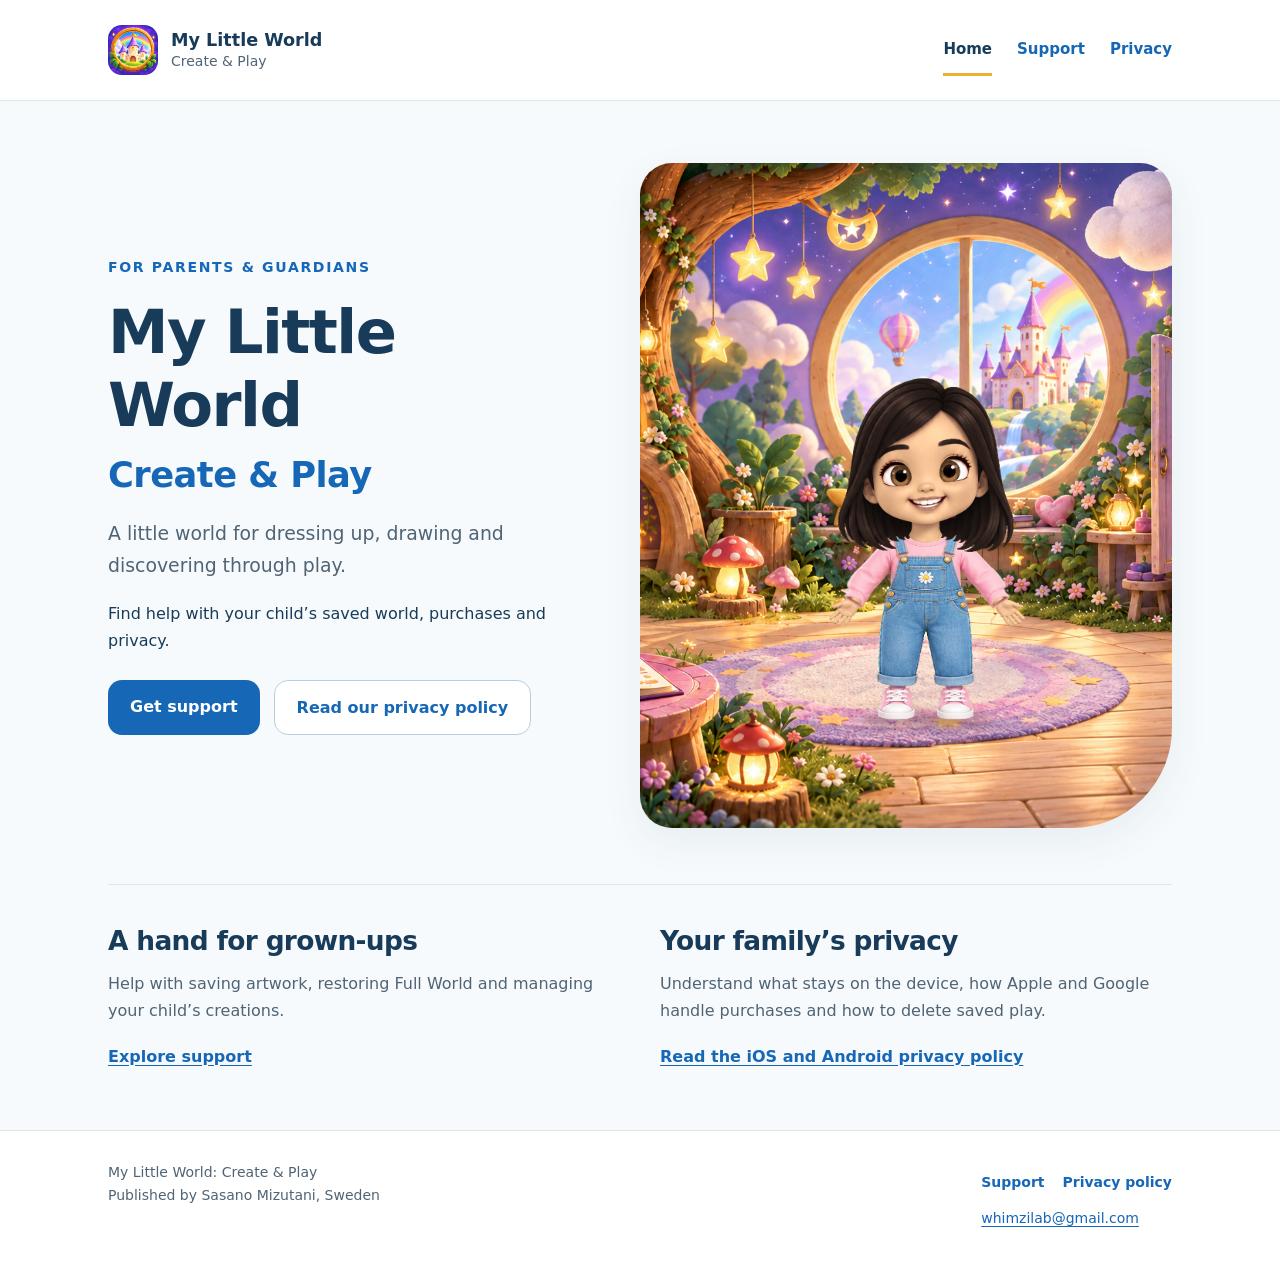
<file: index.html>
<!doctype html>
<html lang="en"><head><meta charset="utf-8"><meta name="viewport" content="width=device-width,initial-scale=1"><title>My Little World: Create &amp; Play — Support &amp; Privacy</title><meta name="description" content="Help and privacy information for parents and guardians using My Little World: Create & Play."><link rel="icon" type="image/png" href="/assets/icon.png"><link rel="stylesheet" href="/styles.css"></head><body>
<a class="skip" href="#main">Skip to content</a><header class="site-header"><div class="wrap"><div class="header-row"><a class="brand" href="/"><img src="/assets/icon.png" width="50" height="50" alt=""><span>My Little World<small>Create &amp; Play</small></span></a><nav aria-label="Main navigation"><a href="/" aria-current="page">Home</a><a href="/support/">Support</a><a href="/privacy/">Privacy</a></nav></div></div></header>
<main id="main" class="wrap"><section class="hero"><div><p class="eyebrow">For parents &amp; guardians</p><h1>My Little World<span>Create &amp; Play</span></h1><p class="lead">A little world for dressing up, drawing and discovering through play.</p><p>Find help with your child’s saved world, purchases and privacy.</p><div class="actions"><a class="button" href="/support/">Get support</a><a class="button secondary" href="/privacy/">Read our privacy policy</a></div></div><div class="hero-scene" role="img" aria-label="Mini Me in pink sleeves and blue overalls, standing on the rug in a magical storybook playroom."><img class="scene-room" src="/assets/playroom.png" width="1536" height="1024" alt=""><span class="scene-shadow" aria-hidden="true"></span><img class="scene-mini-me" src="/assets/mini-me.png" width="360" height="500" alt=""></div></section>
<div class="intro-links"><section><h2>A hand for grown-ups</h2><p>Help with saving artwork, restoring Full World and managing your child’s creations.</p><a class="text-link" href="/support/">Explore support</a></section><section><h2>Your family’s privacy</h2><p>Understand what stays on the device, how Apple and Google handle purchases and how to delete saved play.</p><a class="text-link" href="/privacy/">Read the iOS and Android privacy policy</a></section></div></main>
<footer><div class="wrap footer-row"><p>My Little World: Create &amp; Play<br>Published by Sasano Mizutani, Sweden</p><div><nav aria-label="Footer navigation"><a href="/support/">Support</a><a href="/privacy/">Privacy policy</a></nav><a class="footer-contact" href="mailto:whimzilab@gmail.com">whimzilab@gmail.com</a></div></div></footer></body></html>
</file>
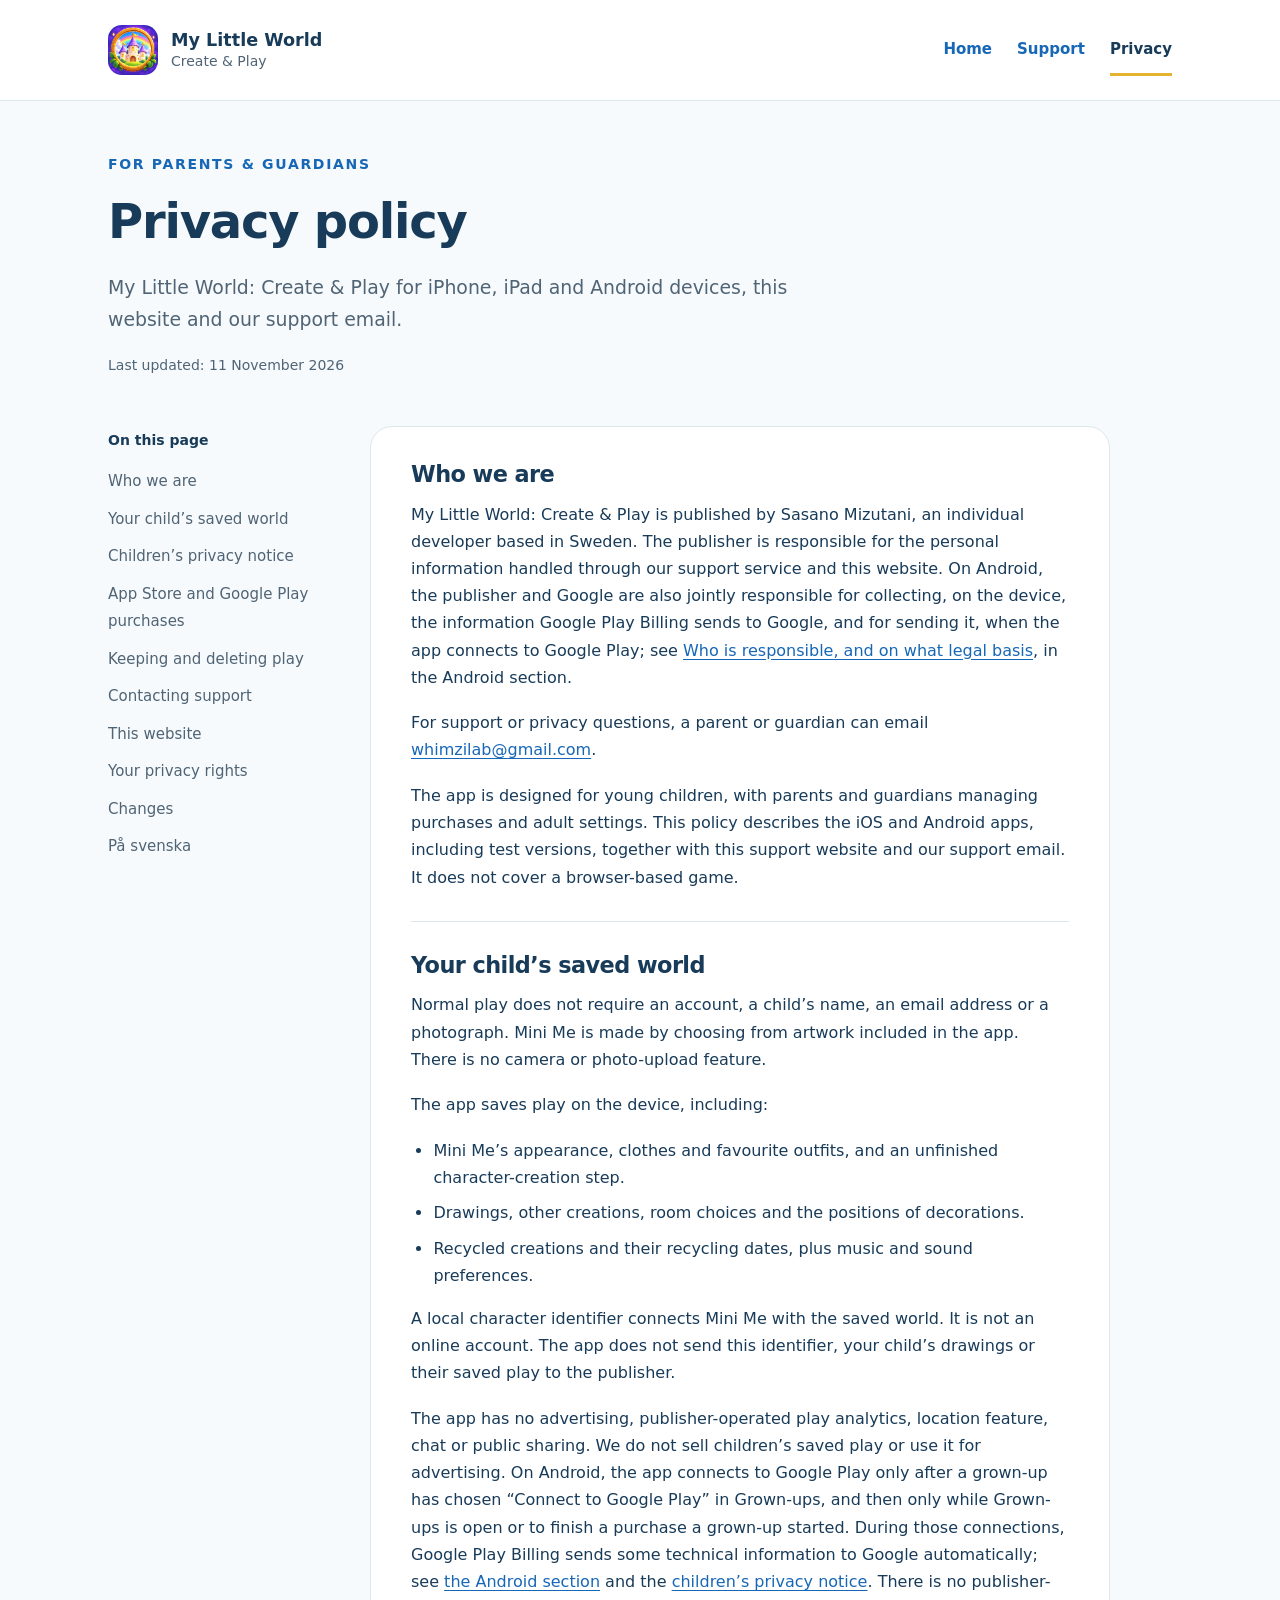
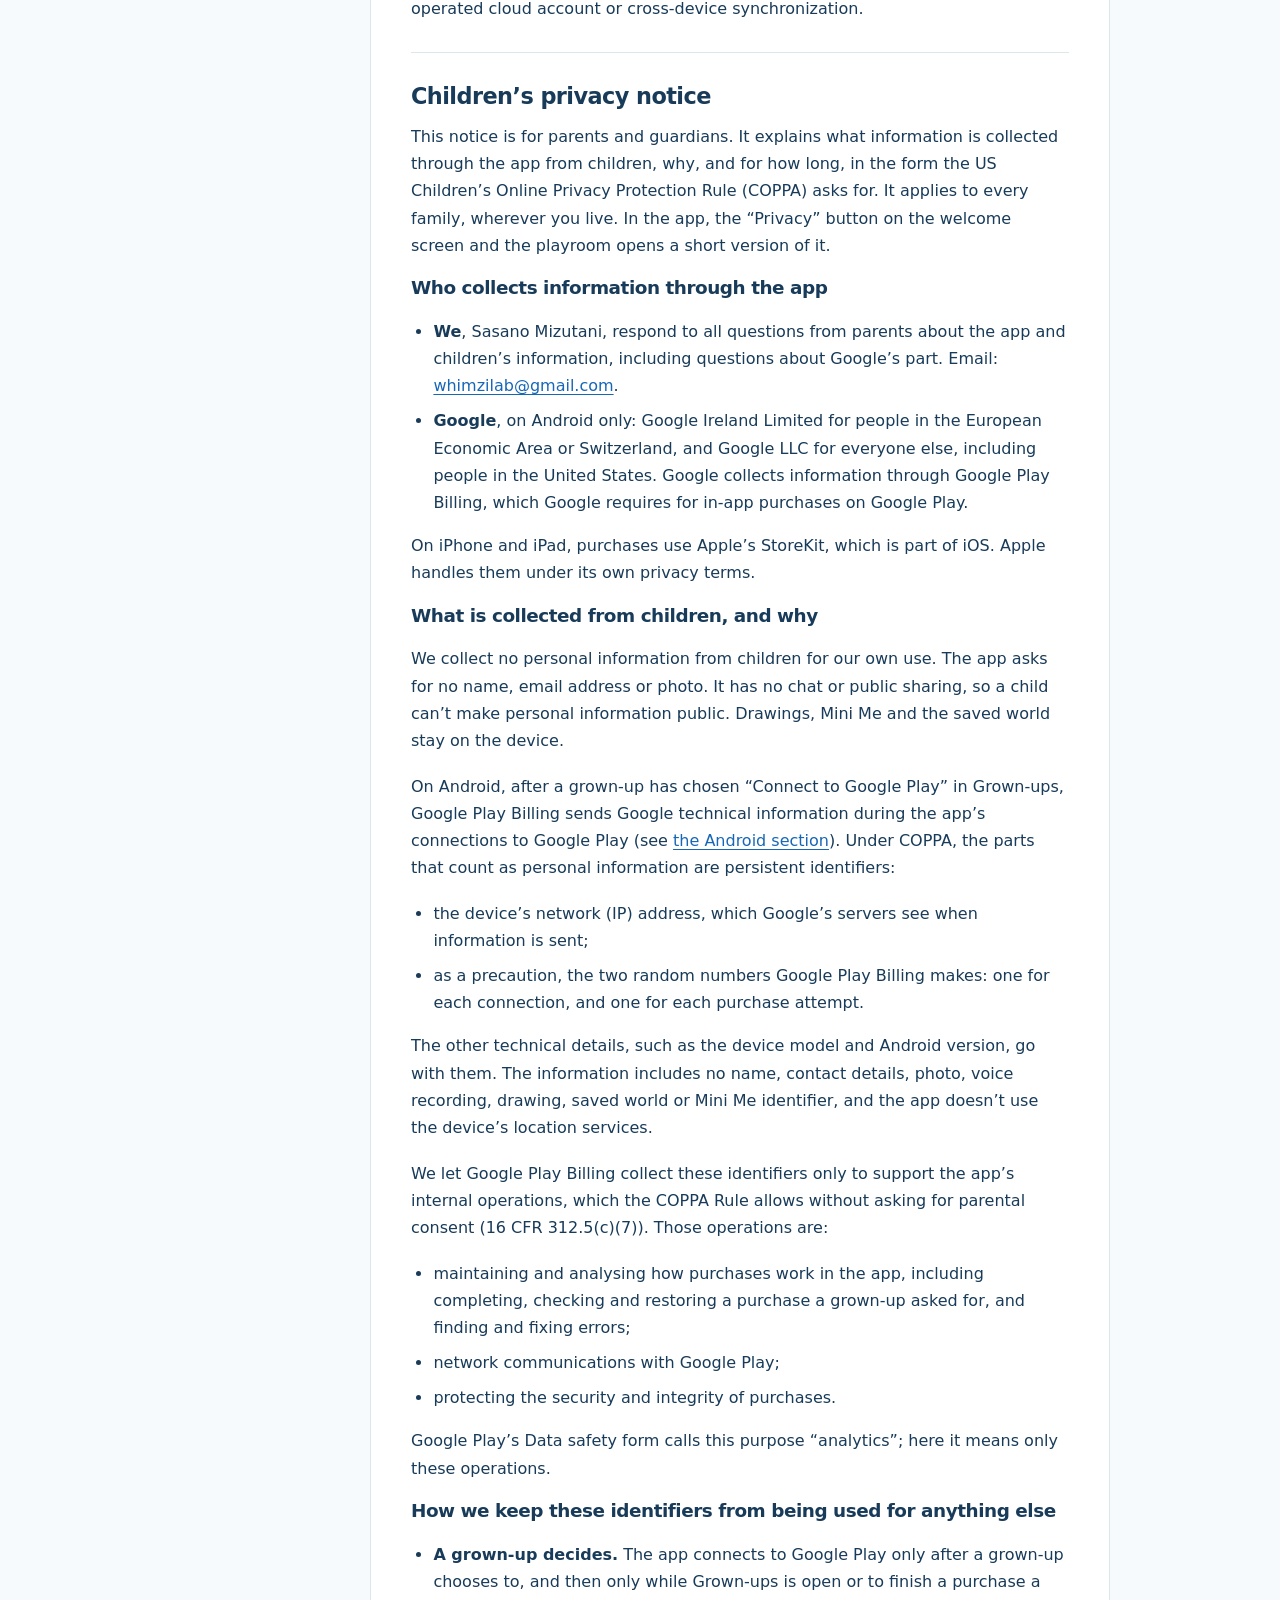
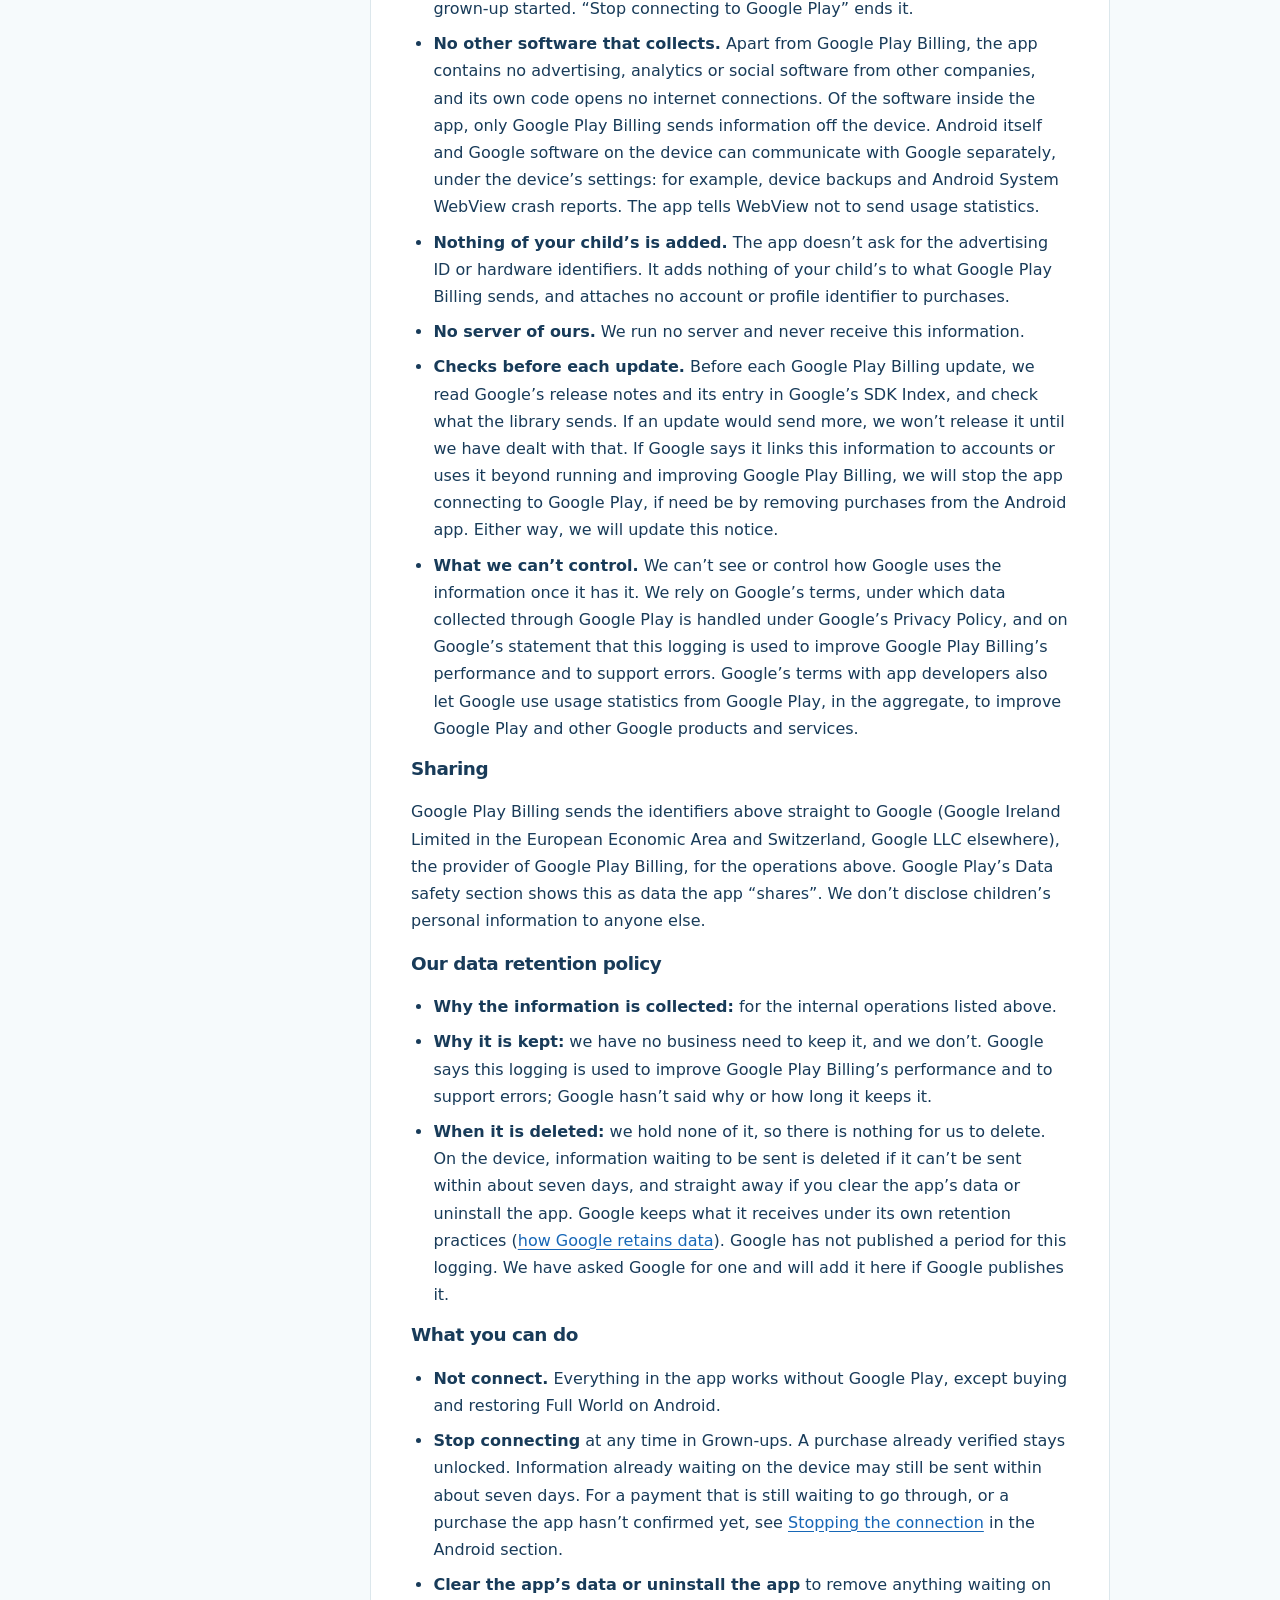
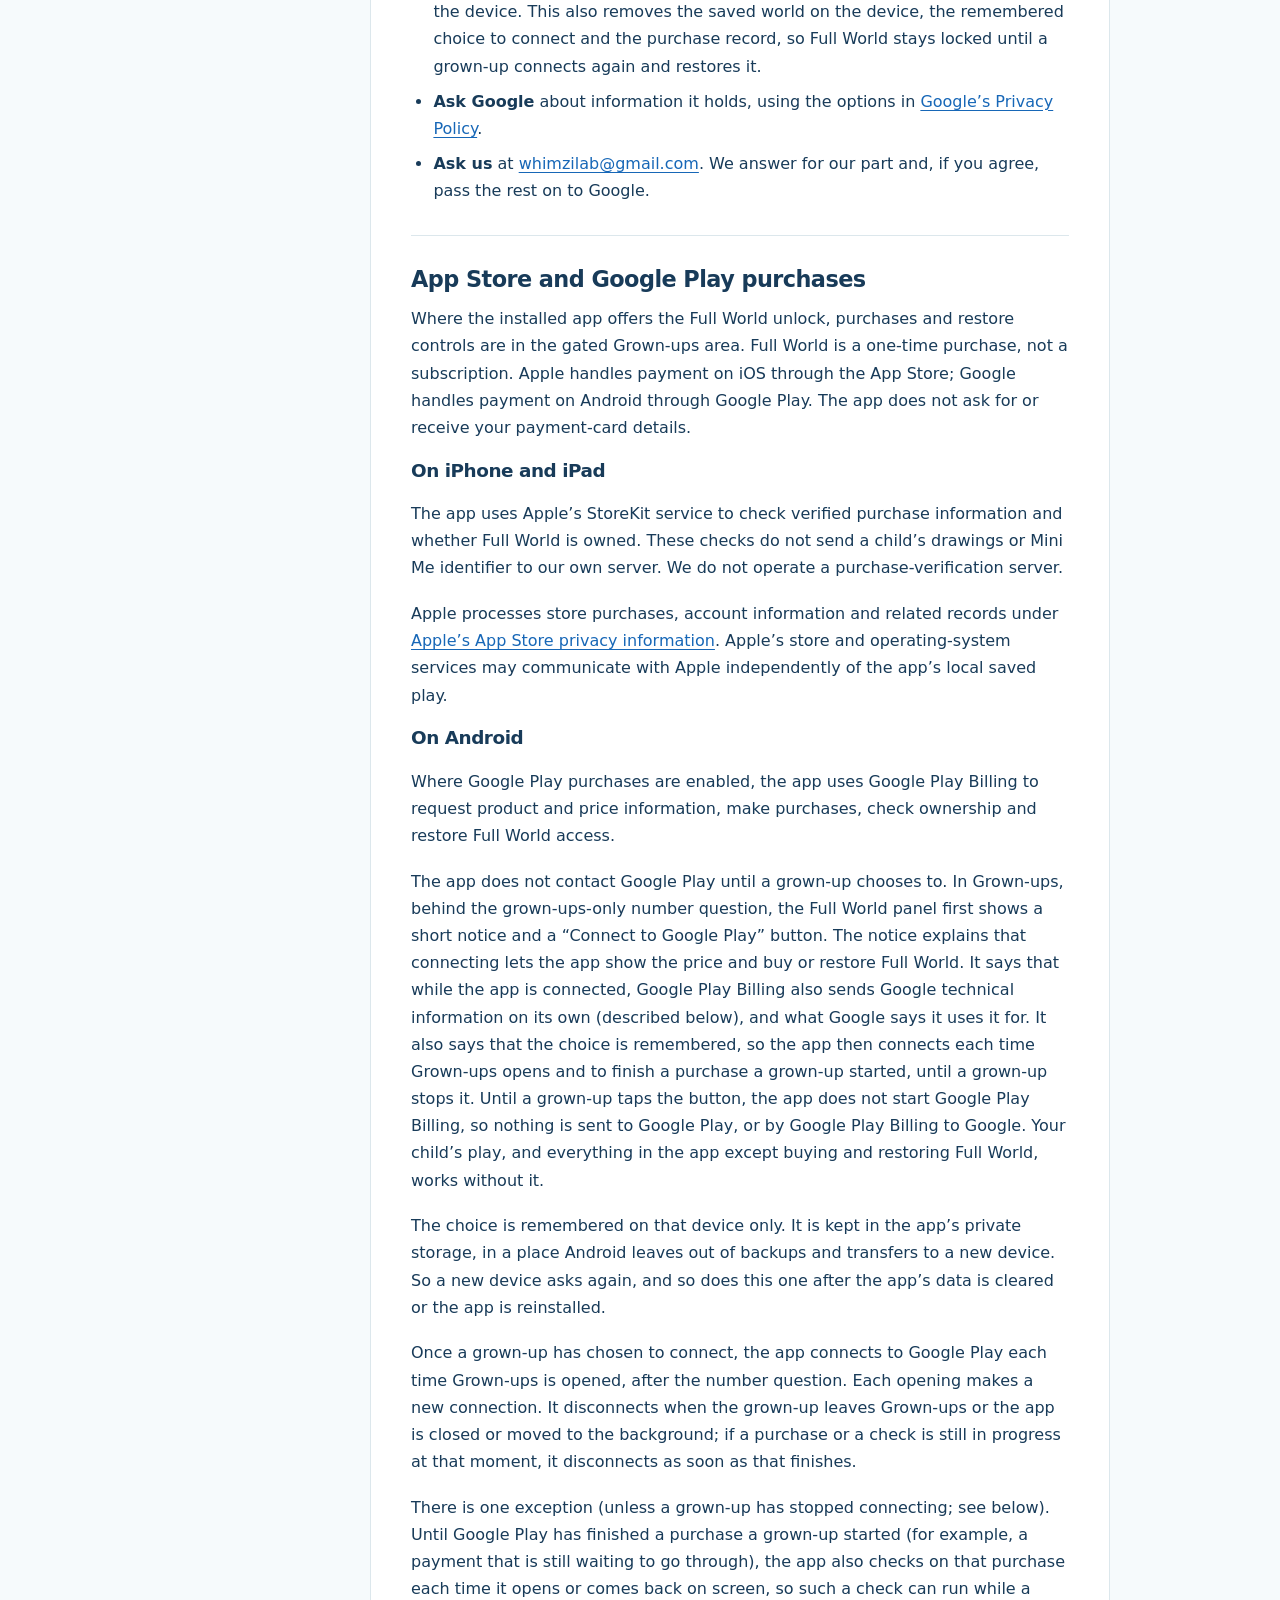
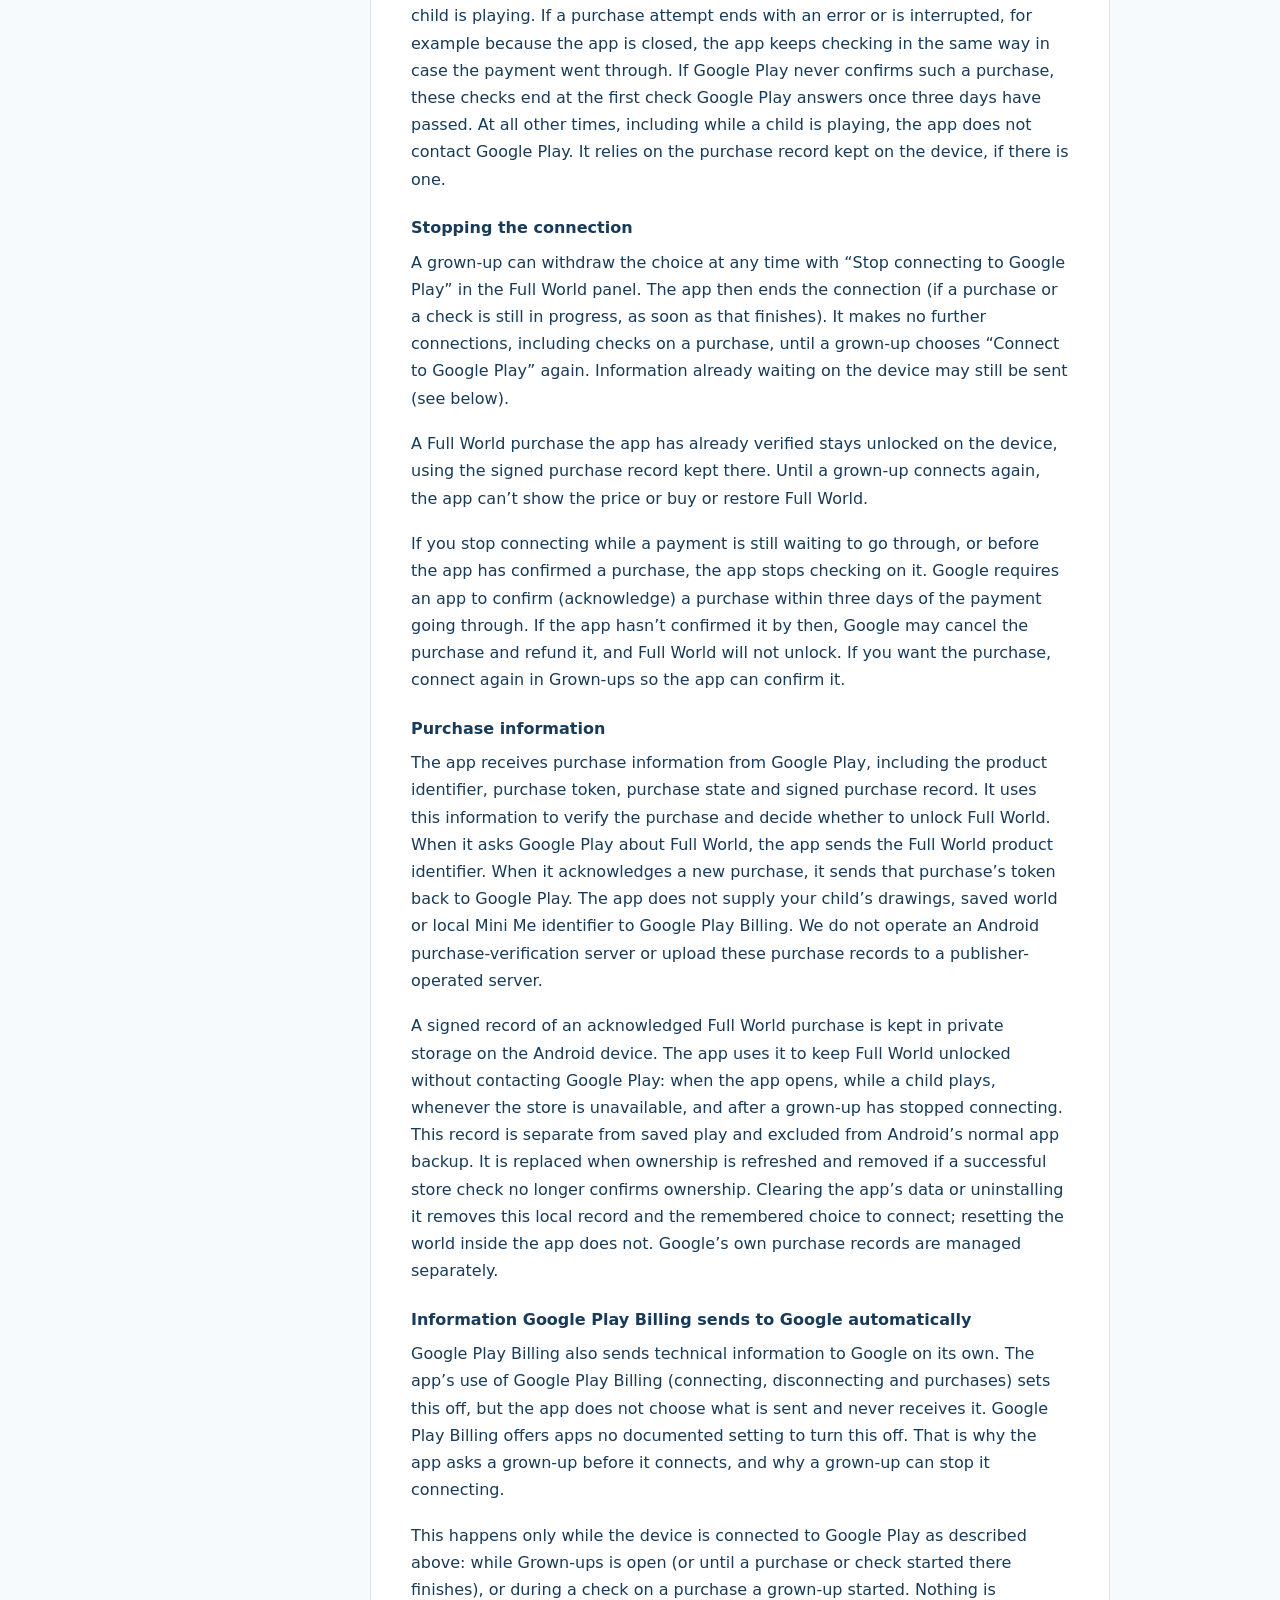
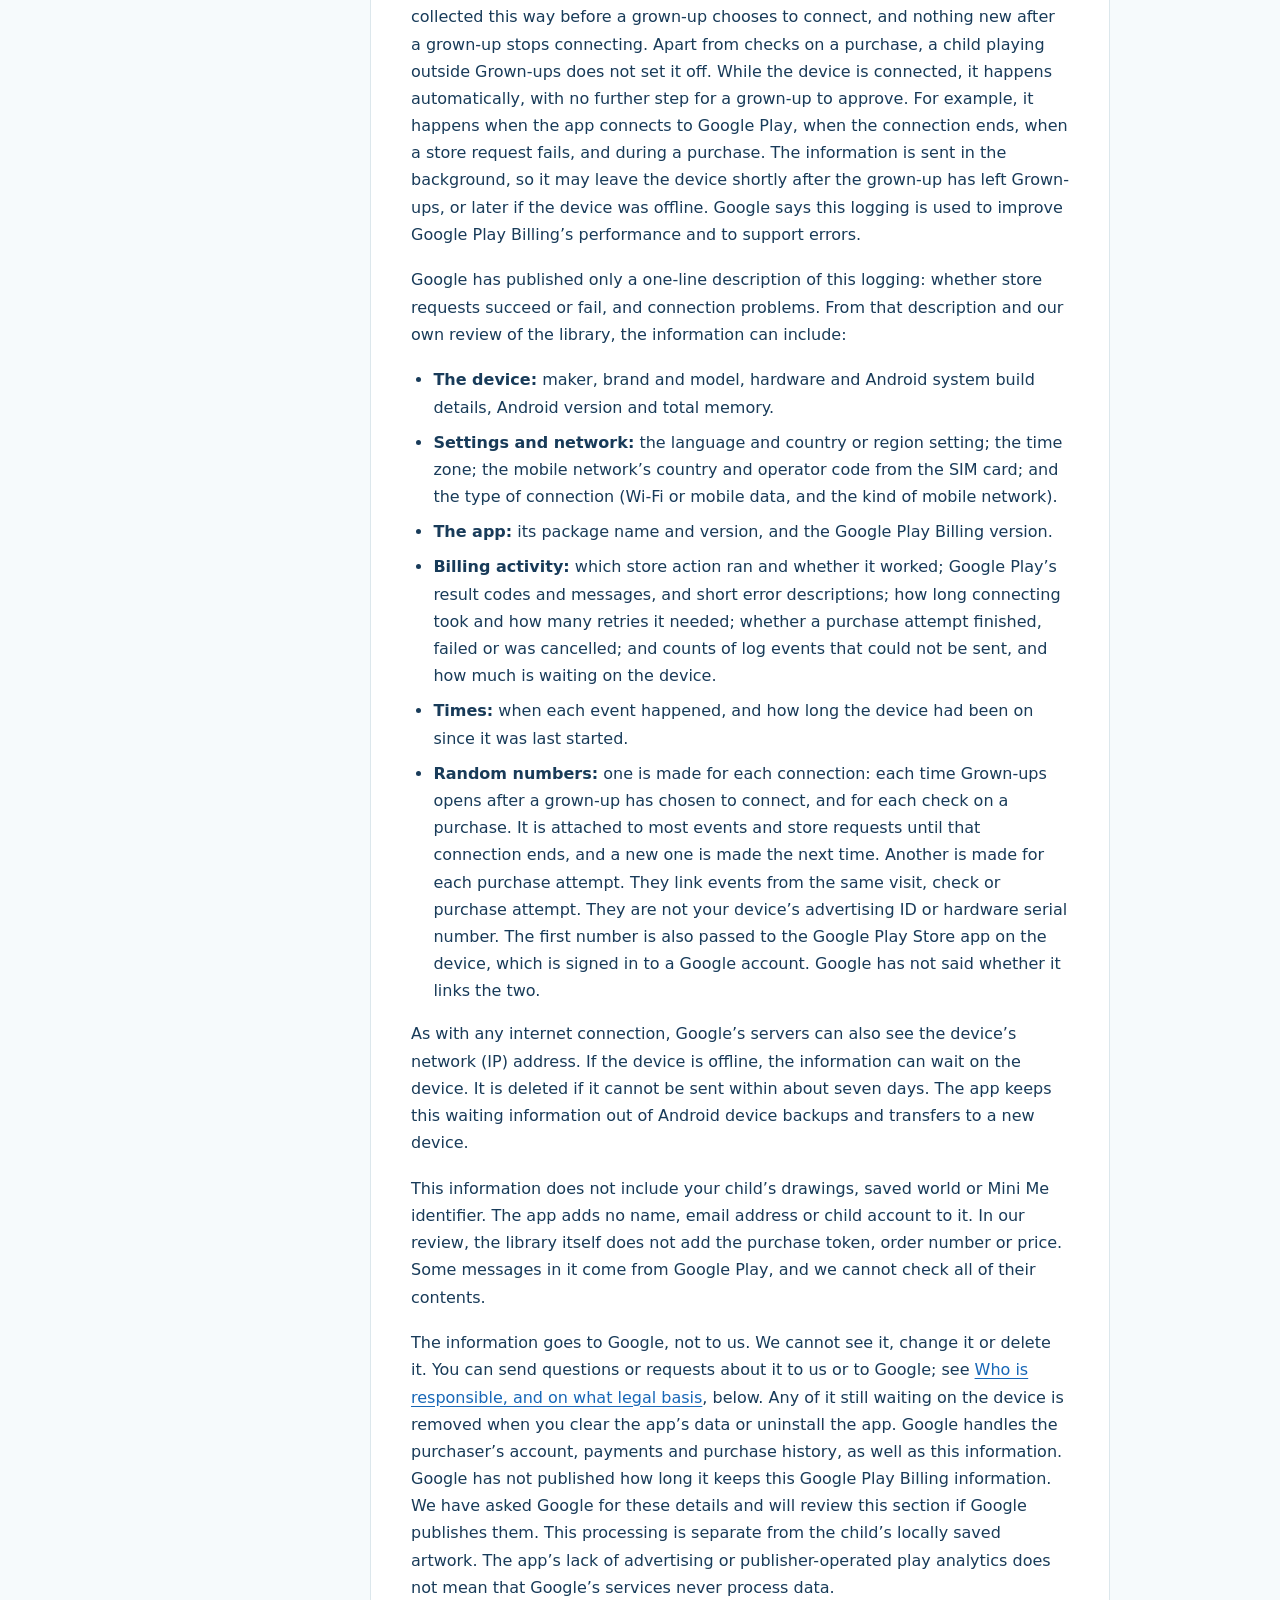
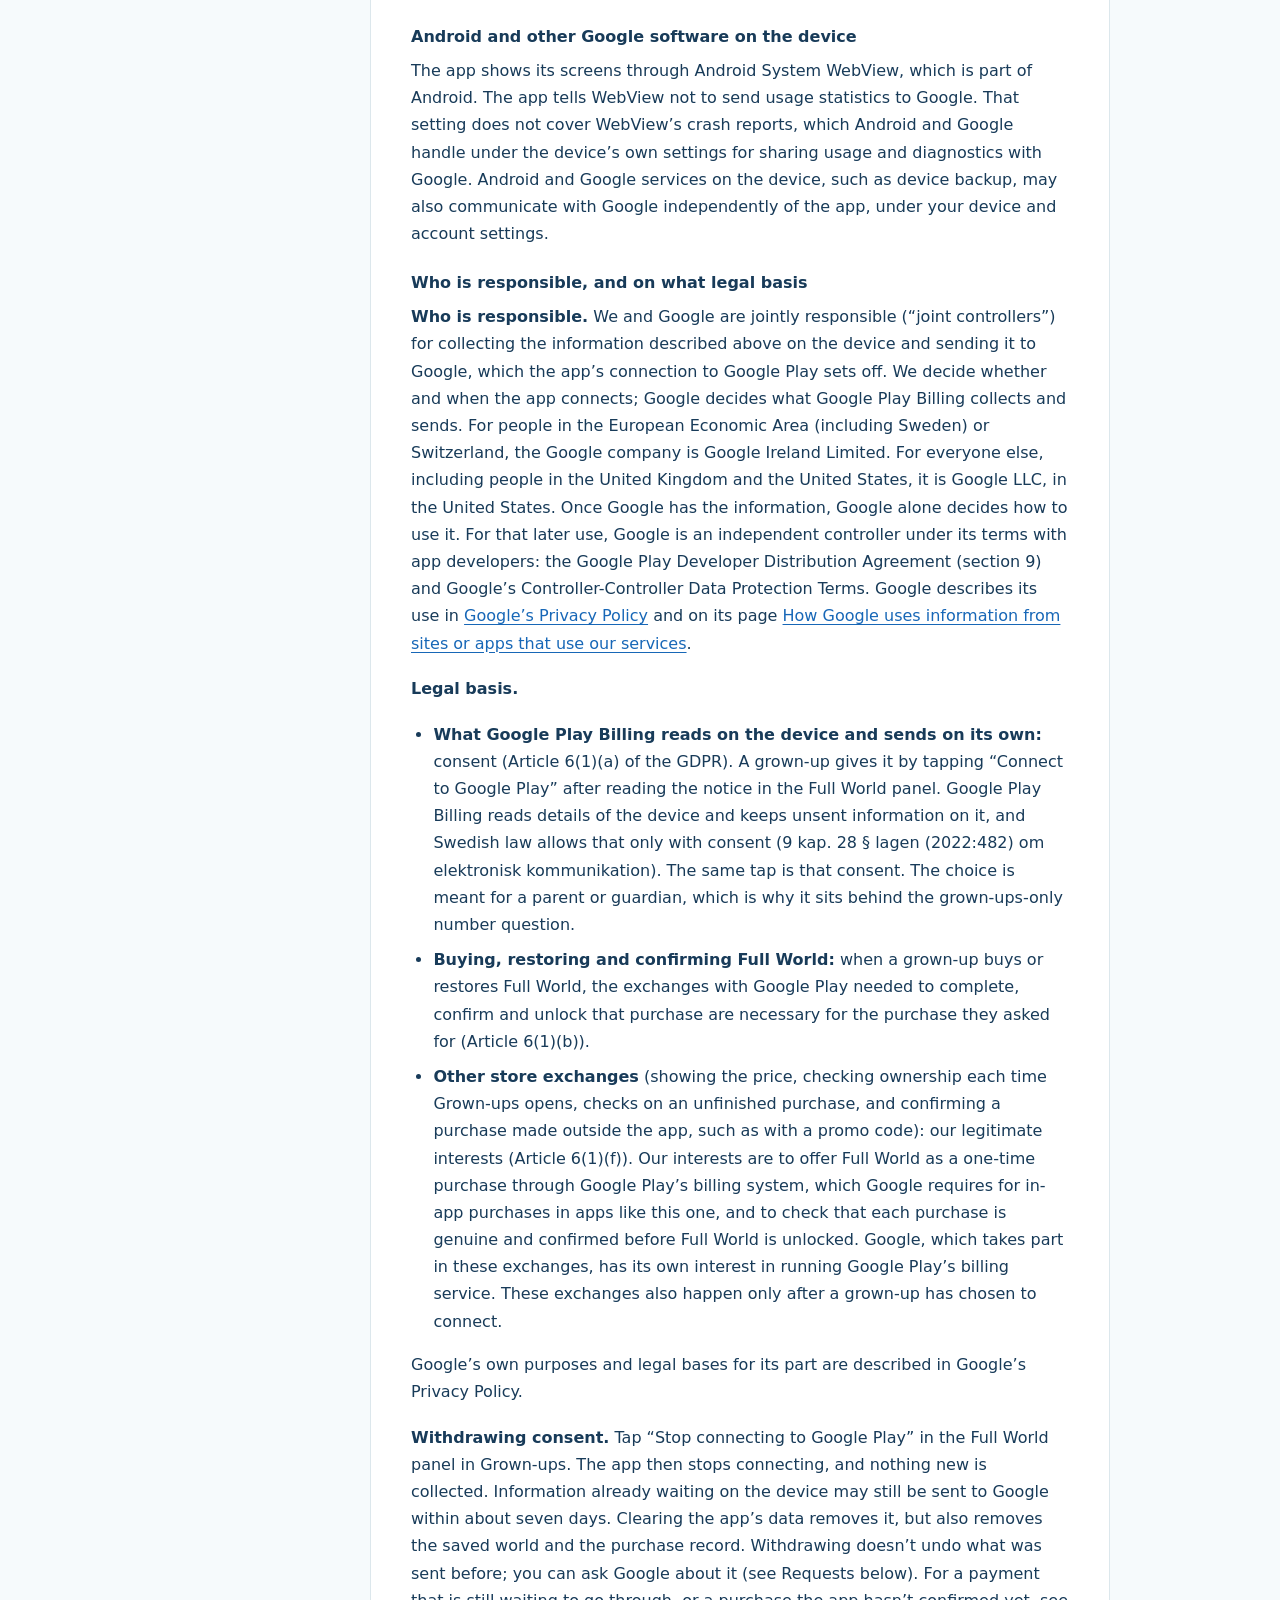
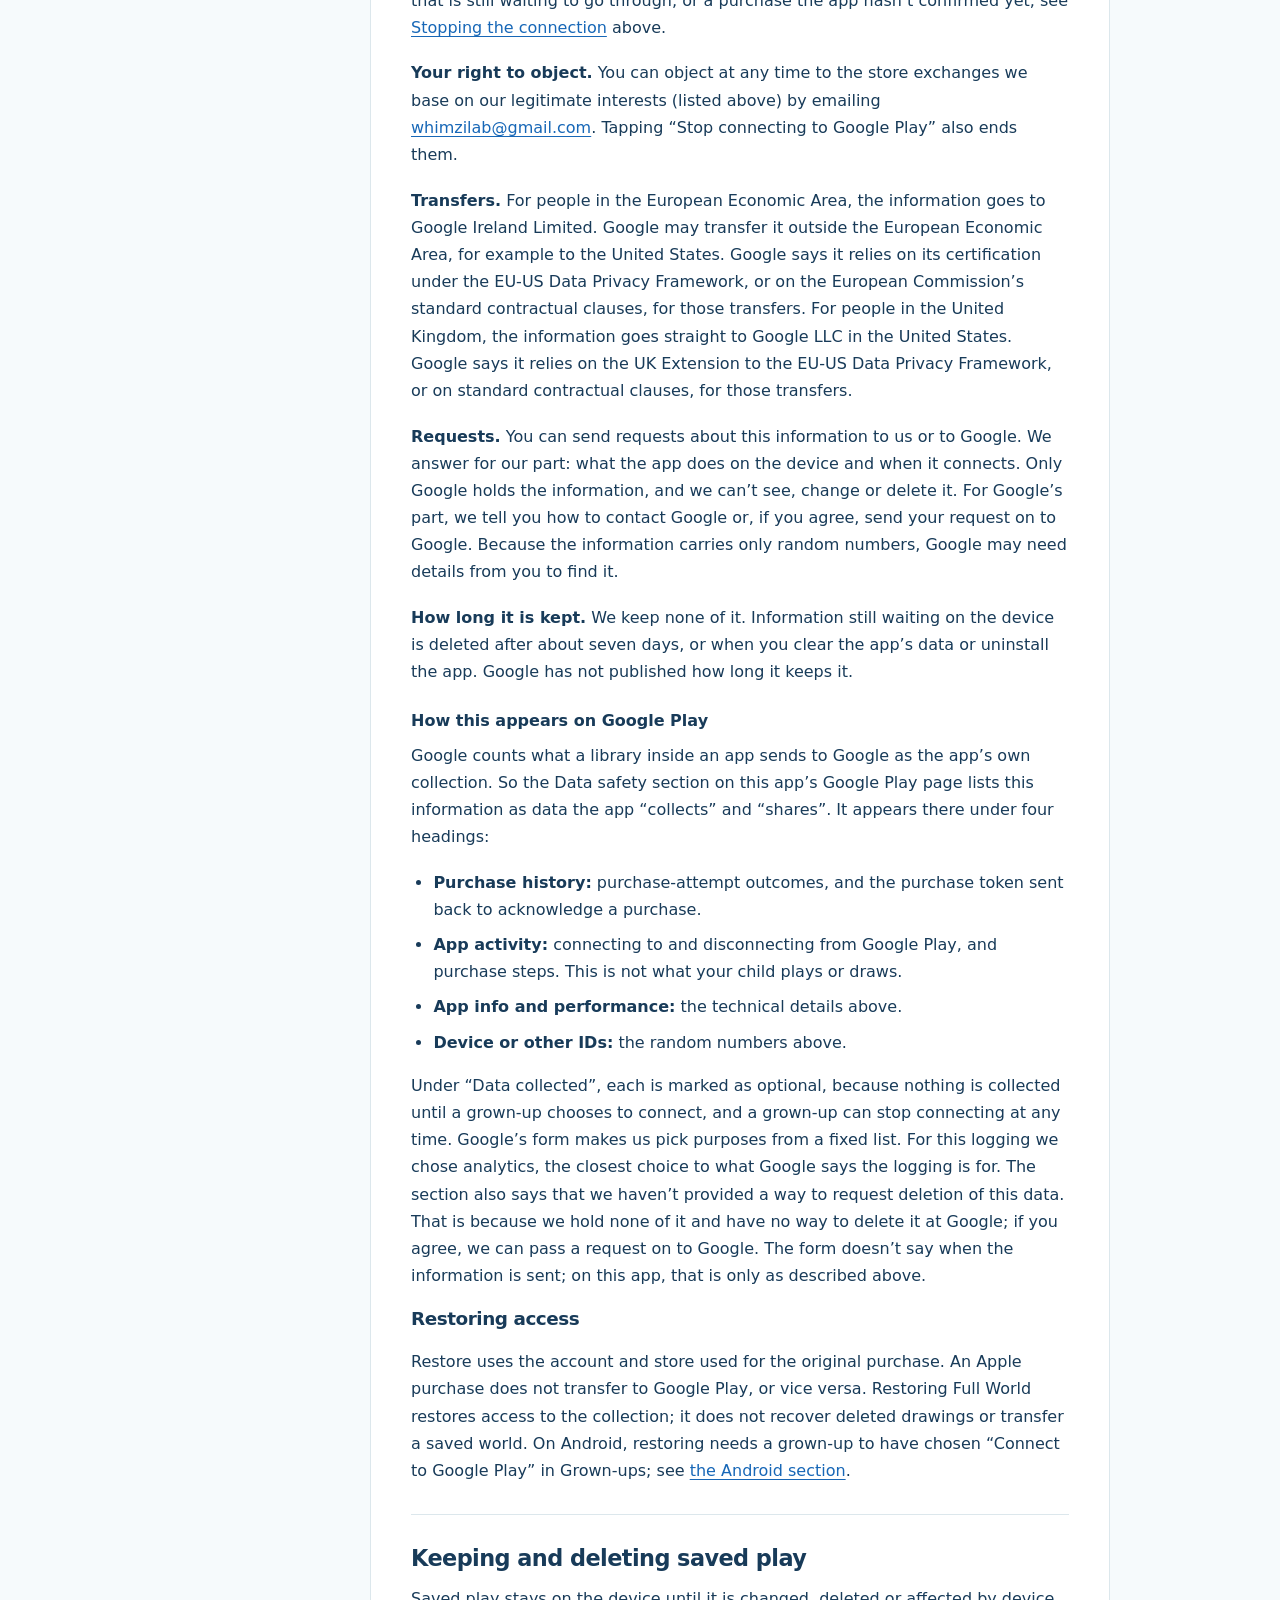
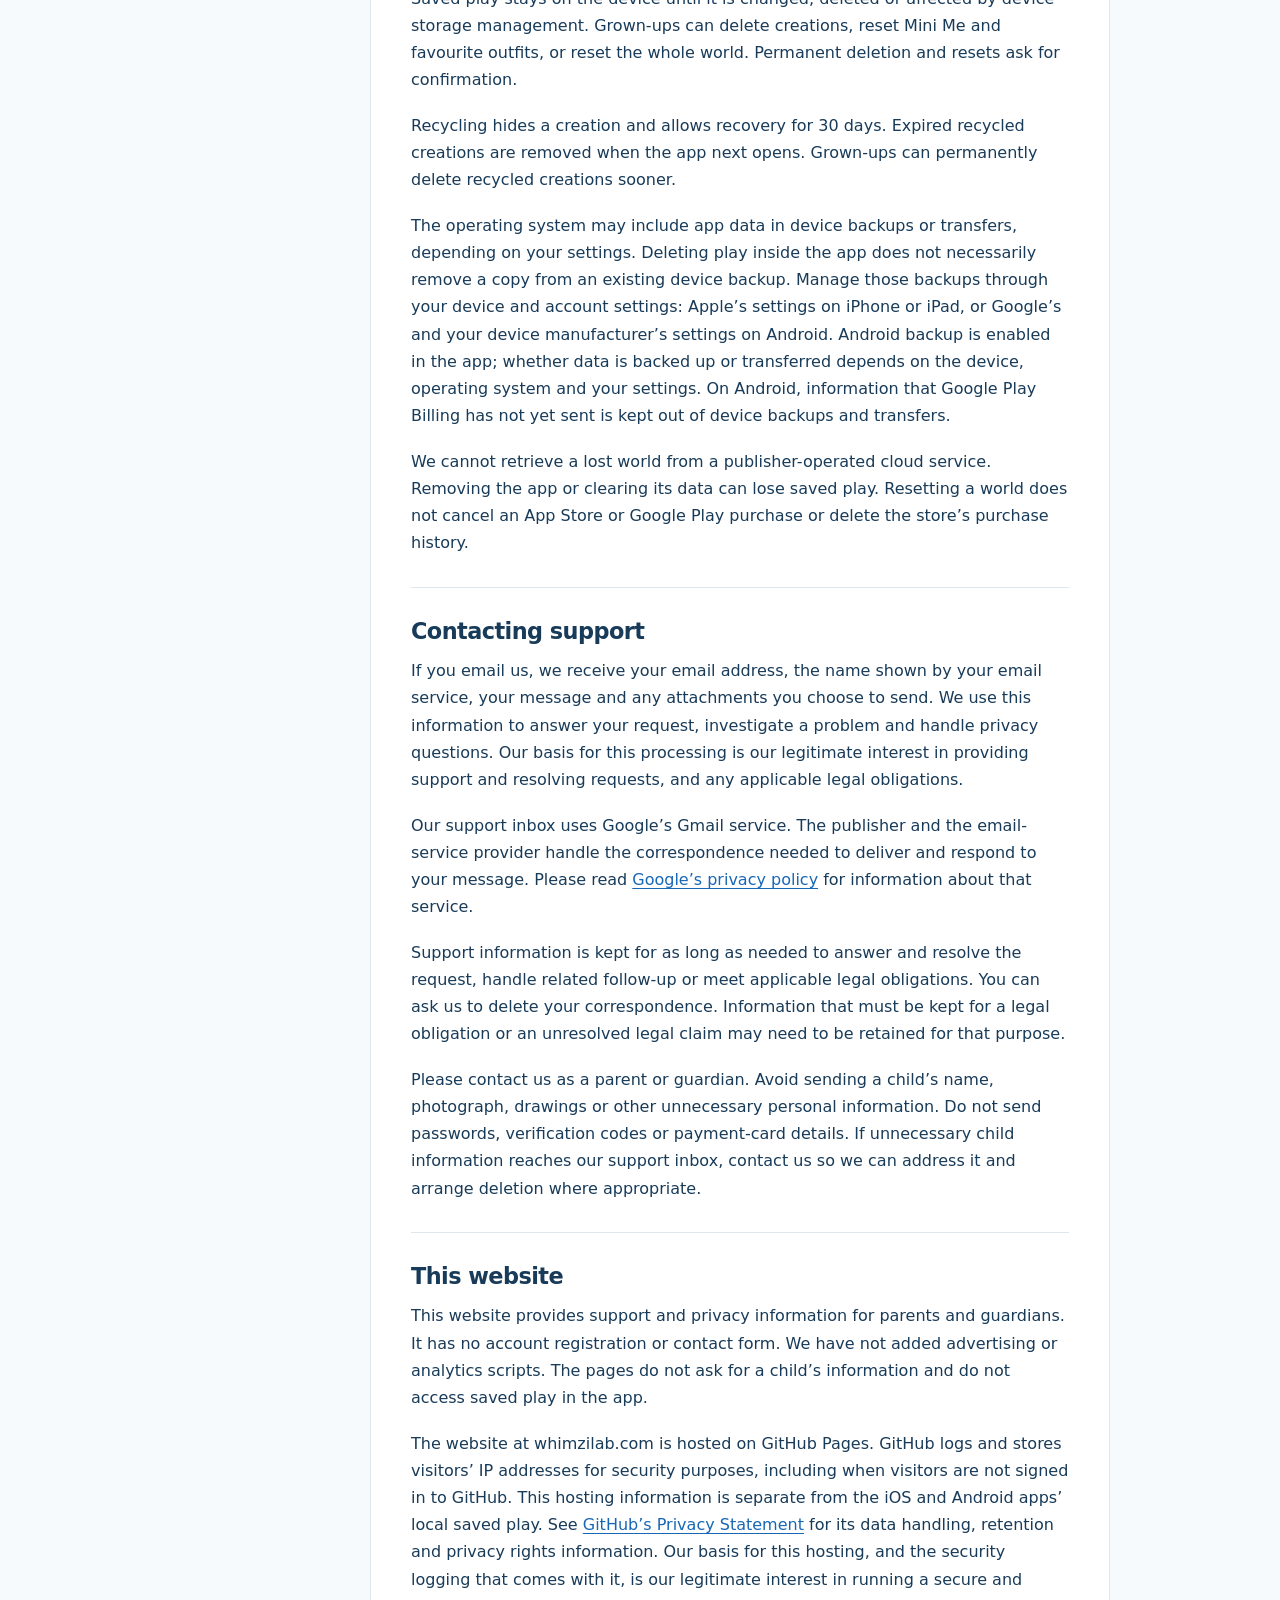
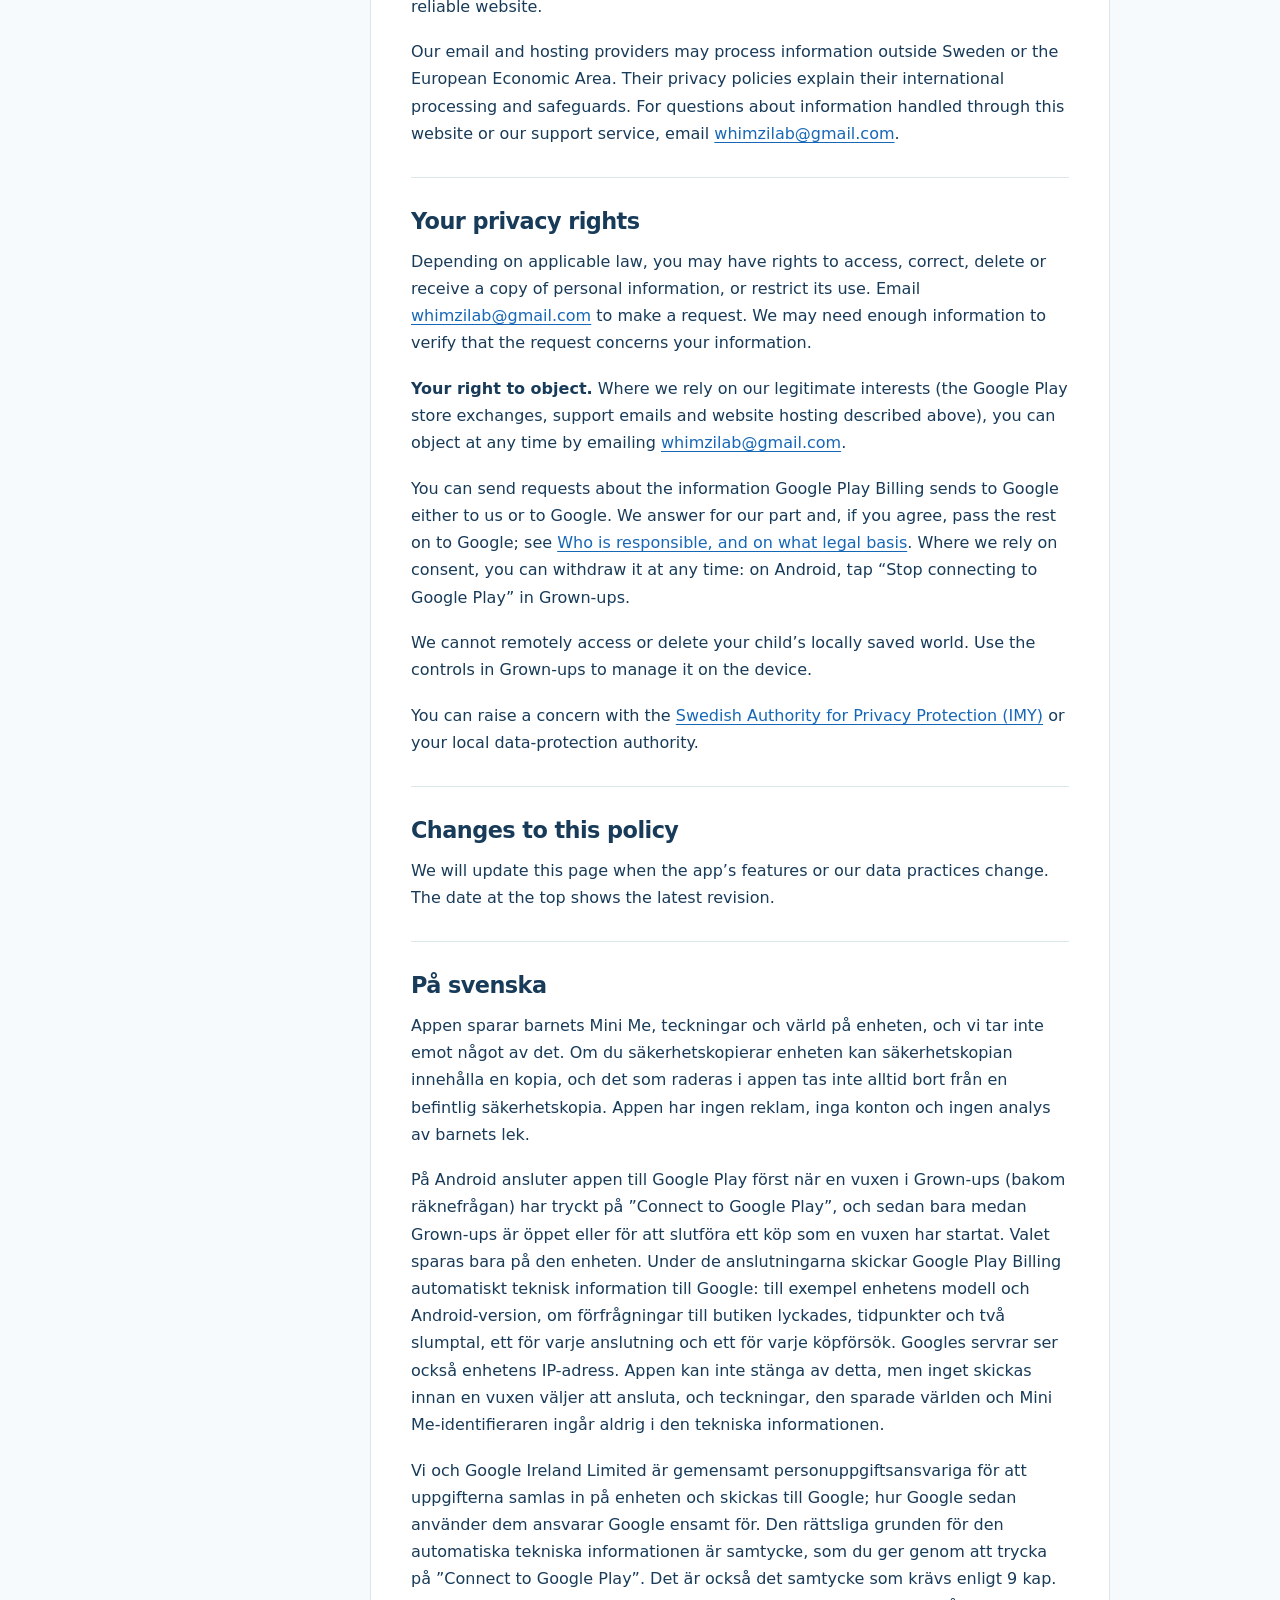
<file: privacy/index.html>
<!doctype html>
<html lang="en"><head><meta charset="utf-8"><meta name="viewport" content="width=device-width,initial-scale=1"><title>Privacy Policy — My Little World: Create &amp; Play</title><meta name="description" content="Privacy information for My Little World: Create & Play on iOS and Android, its support email and this website."><link rel="icon" type="image/png" href="/assets/icon.png"><link rel="stylesheet" href="/styles.css"></head><body>
<a class="skip" href="#main">Skip to content</a><header class="site-header"><div class="wrap"><div class="header-row"><a class="brand" href="/"><img src="/assets/icon.png" width="50" height="50" alt=""><span>My Little World<small>Create &amp; Play</small></span></a><nav aria-label="Main navigation"><a href="/">Home</a><a href="/support/">Support</a><a href="/privacy/" aria-current="page">Privacy</a></nav></div></div></header>
<main id="main" class="wrap"><header class="page-heading"><p class="eyebrow">For parents &amp; guardians</p><h1>Privacy policy</h1><p class="lead">My Little World: Create &amp; Play for iPhone, iPad and Android devices, this website and our support email.</p><p class="meta">Last updated: 11 November 2026</p></header><div class="document"><aside class="contents" aria-label="On this page"><strong>On this page</strong><ul><li><a href="#publisher">Who we are</a></li><li><a href="#saved-play">Your child’s saved world</a></li><li><a href="#children">Children’s privacy notice</a></li><li><a href="#purchases">App Store and Google Play purchases</a></li><li><a href="#deletion">Keeping and deleting play</a></li><li><a href="#support">Contacting support</a></li><li><a href="#website">This website</a></li><li><a href="#rights">Your privacy rights</a></li><li><a href="#changes">Changes</a></li><li><a href="#svenska" lang="sv">På svenska</a></li></ul></aside><article class="prose">
<section id="publisher"><h2>Who we are</h2><p>My Little World: Create &amp; Play is published by Sasano Mizutani, an individual developer based in Sweden. The publisher is responsible for the personal information handled through our support service and this website. On Android, the publisher and Google are also jointly responsible for collecting, on the device, the information Google Play Billing sends to Google, and for sending it, when the app connects to Google Play; see <a href="#responsible">Who is responsible, and on what legal basis</a>, in the Android section.</p><p>For support or privacy questions, a parent or guardian can email <a href="mailto:whimzilab@gmail.com">whimzilab@gmail.com</a>.</p><p>The app is designed for young children, with parents and guardians managing purchases and adult settings. This policy describes the iOS and Android apps, including test versions, together with this support website and our support email. It does not cover a browser-based game.</p></section>
<section id="saved-play"><h2>Your child’s saved world</h2><p>Normal play does not require an account, a child’s name, an email address or a photograph. Mini Me is made by choosing from artwork included in the app. There is no camera or photo-upload feature.</p><p>The app saves play on the device, including:</p><ul><li>Mini Me’s appearance, clothes and favourite outfits, and an unfinished character-creation step.</li><li>Drawings, other creations, room choices and the positions of decorations.</li><li>Recycled creations and their recycling dates, plus music and sound preferences.</li></ul><p>A local character identifier connects Mini Me with the saved world. It is not an online account. The app does not send this identifier, your child’s drawings or their saved play to the publisher.</p><p>The app has no advertising, publisher-operated play analytics, location feature, chat or public sharing. We do not sell children’s saved play or use it for advertising. On Android, the app connects to Google Play only after a grown-up has chosen “Connect to Google Play” in Grown-ups, and then only while Grown-ups is open or to finish a purchase a grown-up started. During those connections, Google Play Billing sends some technical information to Google automatically; see <a href="#android">the Android section</a> and the <a href="#children">children’s privacy notice</a>. There is no publisher-operated cloud account or cross-device synchronization.</p></section>
<section id="children">
<h2>Children’s privacy notice</h2>
<p>This notice is for parents and guardians. It explains what information is collected through the app from children, why, and for how long, in the form the US Children’s Online Privacy Protection Rule (COPPA) asks for. It applies to every family, wherever you live. In the app, the “Privacy” button on the welcome screen and the playroom opens a short version of it.</p>
<h3>Who collects information through the app</h3>
<ul>
<li><strong>We</strong>, Sasano Mizutani, respond to all questions from parents about the app and children’s information, including questions about Google’s part. Email: <a href="mailto:whimzilab@gmail.com">whimzilab@gmail.com</a>.</li>
<li><strong>Google</strong>, on Android only: Google Ireland Limited for people in the European Economic Area or Switzerland, and Google LLC for everyone else, including people in the United States. Google collects information through Google Play Billing, which Google requires for in-app purchases on Google Play.</li>
</ul>
<p>On iPhone and iPad, purchases use Apple’s StoreKit, which is part of iOS. Apple handles them under its own privacy terms.</p>
<h3>What is collected from children, and why</h3>
<p>We collect no personal information from children for our own use. The app asks for no name, email address or photo. It has no chat or public sharing, so a child can’t make personal information public. Drawings, Mini Me and the saved world stay on the device.</p>
<p>On Android, after a grown-up has chosen “Connect to Google Play” in Grown-ups, Google Play Billing sends Google technical information during the app’s connections to Google Play (see <a href="#android">the Android section</a>). Under COPPA, the parts that count as personal information are persistent identifiers:</p>
<ul>
<li>the device’s network (IP) address, which Google’s servers see when information is sent;</li>
<li>as a precaution, the two random numbers Google Play Billing makes: one for each connection, and one for each purchase attempt.</li>
</ul>
<p>The other technical details, such as the device model and Android version, go with them. The information includes no name, contact details, photo, voice recording, drawing, saved world or Mini Me identifier, and the app doesn’t use the device’s location services.</p>
<p>We let Google Play Billing collect these identifiers only to support the app’s internal operations, which the COPPA Rule allows without asking for parental consent (16 CFR 312.5(c)(7)). Those operations are:</p>
<ul>
<li>maintaining and analysing how purchases work in the app, including completing, checking and restoring a purchase a grown-up asked for, and finding and fixing errors;</li>
<li>network communications with Google Play;</li>
<li>protecting the security and integrity of purchases.</li>
</ul>
<p>Google Play’s Data safety form calls this purpose “analytics”; here it means only these operations.</p>
<h3>How we keep these identifiers from being used for anything else</h3>
<ul>
<li><strong>A grown-up decides.</strong> The app connects to Google Play only after a grown-up chooses to, and then only while Grown-ups is open or to finish a purchase a grown-up started. “Stop connecting to Google Play” ends it.</li>
<li><strong>No other software that collects.</strong> Apart from Google Play Billing, the app contains no advertising, analytics or social software from other companies, and its own code opens no internet connections. Of the software inside the app, only Google Play Billing sends information off the device. Android itself and Google software on the device can communicate with Google separately, under the device’s settings: for example, device backups and Android System WebView crash reports. The app tells WebView not to send usage statistics.</li>
<li><strong>Nothing of your child’s is added.</strong> The app doesn’t ask for the advertising ID or hardware identifiers. It adds nothing of your child’s to what Google Play Billing sends, and attaches no account or profile identifier to purchases.</li>
<li><strong>No server of ours.</strong> We run no server and never receive this information.</li>
<li><strong>Checks before each update.</strong> Before each Google Play Billing update, we read Google’s release notes and its entry in Google’s SDK Index, and check what the library sends. If an update would send more, we won’t release it until we have dealt with that. If Google says it links this information to accounts or uses it beyond running and improving Google Play Billing, we will stop the app connecting to Google Play, if need be by removing purchases from the Android app. Either way, we will update this notice.</li>
<li><strong>What we can’t control.</strong> We can’t see or control how Google uses the information once it has it. We rely on Google’s terms, under which data collected through Google Play is handled under Google’s Privacy Policy, and on Google’s statement that this logging is used to improve Google Play Billing’s performance and to support errors. Google’s terms with app developers also let Google use usage statistics from Google Play, in the aggregate, to improve Google Play and other Google products and services.</li>
</ul>
<h3>Sharing</h3>
<p>Google Play Billing sends the identifiers above straight to Google (Google Ireland Limited in the European Economic Area and Switzerland, Google LLC elsewhere), the provider of Google Play Billing, for the operations above. Google Play’s Data safety section shows this as data the app “shares”. We don’t disclose children’s personal information to anyone else.</p>
<h3>Our data retention policy</h3>
<ul>
<li><strong>Why the information is collected:</strong> for the internal operations listed above.</li>
<li><strong>Why it is kept:</strong> we have no business need to keep it, and we don’t. Google says this logging is used to improve Google Play Billing’s performance and to support errors; Google hasn’t said why or how long it keeps it.</li>
<li><strong>When it is deleted:</strong> we hold none of it, so there is nothing for us to delete. On the device, information waiting to be sent is deleted if it can’t be sent within about seven days, and straight away if you clear the app’s data or uninstall the app. Google keeps what it receives under its own retention practices (<a href="https://policies.google.com/technologies/retention">how Google retains data</a>). Google has not published a period for this logging. We have asked Google for one and will add it here if Google publishes it.</li>
</ul>
<h3>What you can do</h3>
<ul>
<li><strong>Not connect.</strong> Everything in the app works without Google Play, except buying and restoring Full World on Android.</li>
<li><strong>Stop connecting</strong> at any time in Grown-ups. A purchase already verified stays unlocked. Information already waiting on the device may still be sent within about seven days. For a payment that is still waiting to go through, or a purchase the app hasn’t confirmed yet, see <a href="#stopping">Stopping the connection</a> in the Android section.</li>
<li><strong>Clear the app’s data or uninstall the app</strong> to remove anything waiting on the device. This also removes the saved world on the device, the remembered choice to connect and the purchase record, so Full World stays locked until a grown-up connects again and restores it.</li>
<li><strong>Ask Google</strong> about information it holds, using the options in <a href="https://policies.google.com/privacy">Google’s Privacy Policy</a>.</li>
<li><strong>Ask us</strong> at <a href="mailto:whimzilab@gmail.com">whimzilab@gmail.com</a>. We answer for our part and, if you agree, pass the rest on to Google.</li>
</ul>
</section>
<section id="purchases">
<h2>App Store and Google Play purchases</h2>
<p>Where the installed app offers the Full World unlock, purchases and restore controls are in the gated Grown-ups area. Full World is a one-time purchase, not a subscription. Apple handles payment on iOS through the App Store; Google handles payment on Android through Google Play. The app does not ask for or receive your payment-card details.</p>
<h3>On iPhone and iPad</h3>
<p>The app uses Apple’s StoreKit service to check verified purchase information and whether Full World is owned. These checks do not send a child’s drawings or Mini Me identifier to our own server. We do not operate a purchase-verification server.</p>
<p>Apple processes store purchases, account information and related records under <a href="https://www.apple.com/legal/privacy/data/en/app-store/">Apple’s App Store privacy information</a>. Apple’s store and operating-system services may communicate with Apple independently of the app’s local saved play.</p>
<h3 id="android">On Android</h3>
<p>Where Google Play purchases are enabled, the app uses Google Play Billing to request product and price information, make purchases, check ownership and restore Full World access.</p>
<p>The app does not contact Google Play until a grown-up chooses to. In Grown-ups, behind the grown-ups-only number question, the Full World panel first shows a short notice and a “Connect to Google Play” button. The notice explains that connecting lets the app show the price and buy or restore Full World. It says that while the app is connected, Google Play Billing also sends Google technical information on its own (described below), and what Google says it uses it for. It also says that the choice is remembered, so the app then connects each time Grown-ups opens and to finish a purchase a grown-up started, until a grown-up stops it. Until a grown-up taps the button, the app does not start Google Play Billing, so nothing is sent to Google Play, or by Google Play Billing to Google. Your child’s play, and everything in the app except buying and restoring Full World, works without it.</p>
<p>The choice is remembered on that device only. It is kept in the app’s private storage, in a place Android leaves out of backups and transfers to a new device. So a new device asks again, and so does this one after the app’s data is cleared or the app is reinstalled.</p>
<p>Once a grown-up has chosen to connect, the app connects to Google Play each time Grown-ups is opened, after the number question. Each opening makes a new connection. It disconnects when the grown-up leaves Grown-ups or the app is closed or moved to the background; if a purchase or a check is still in progress at that moment, it disconnects as soon as that finishes.</p>
<p>There is one exception (unless a grown-up has stopped connecting; see below). Until Google Play has finished a purchase a grown-up started (for example, a payment that is still waiting to go through), the app also checks on that purchase each time it opens or comes back on screen, so such a check can run while a child is playing. If a purchase attempt ends with an error or is interrupted, for example because the app is closed, the app keeps checking in the same way in case the payment went through. If Google Play never confirms such a purchase, these checks end at the first check Google Play answers once three days have passed. At all other times, including while a child is playing, the app does not contact Google Play. It relies on the purchase record kept on the device, if there is one.</p>
<h4 id="stopping">Stopping the connection</h4>
<p>A grown-up can withdraw the choice at any time with “Stop connecting to Google Play” in the Full World panel. The app then ends the connection (if a purchase or a check is still in progress, as soon as that finishes). It makes no further connections, including checks on a purchase, until a grown-up chooses “Connect to Google Play” again. Information already waiting on the device may still be sent (see below).</p>
<p>A Full World purchase the app has already verified stays unlocked on the device, using the signed purchase record kept there. Until a grown-up connects again, the app can’t show the price or buy or restore Full World.</p>
<p>If you stop connecting while a payment is still waiting to go through, or before the app has confirmed a purchase, the app stops checking on it. Google requires an app to confirm (acknowledge) a purchase within three days of the payment going through. If the app hasn’t confirmed it by then, Google may cancel the purchase and refund it, and Full World will not unlock. If you want the purchase, connect again in Grown-ups so the app can confirm it.</p>
<h4>Purchase information</h4>
<p>The app receives purchase information from Google Play, including the product identifier, purchase token, purchase state and signed purchase record. It uses this information to verify the purchase and decide whether to unlock Full World. When it asks Google Play about Full World, the app sends the Full World product identifier. When it acknowledges a new purchase, it sends that purchase’s token back to Google Play. The app does not supply your child’s drawings, saved world or local Mini Me identifier to Google Play Billing. We do not operate an Android purchase-verification server or upload these purchase records to a publisher-operated server.</p>
<p>A signed record of an acknowledged Full World purchase is kept in private storage on the Android device. The app uses it to keep Full World unlocked without contacting Google Play: when the app opens, while a child plays, whenever the store is unavailable, and after a grown-up has stopped connecting. This record is separate from saved play and excluded from Android’s normal app backup. It is replaced when ownership is refreshed and removed if a successful store check no longer confirms ownership. Clearing the app’s data or uninstalling it removes this local record and the remembered choice to connect; resetting the world inside the app does not. Google’s own purchase records are managed separately.</p>
<h4>Information Google Play Billing sends to Google automatically</h4>
<p>Google Play Billing also sends technical information to Google on its own. The app’s use of Google Play Billing (connecting, disconnecting and purchases) sets this off, but the app does not choose what is sent and never receives it. Google Play Billing offers apps no documented setting to turn this off. That is why the app asks a grown-up before it connects, and why a grown-up can stop it connecting.</p>
<p>This happens only while the device is connected to Google Play as described above: while Grown-ups is open (or until a purchase or check started there finishes), or during a check on a purchase a grown-up started. Nothing is collected this way before a grown-up chooses to connect, and nothing new after a grown-up stops connecting. Apart from checks on a purchase, a child playing outside Grown-ups does not set it off. While the device is connected, it happens automatically, with no further step for a grown-up to approve. For example, it happens when the app connects to Google Play, when the connection ends, when a store request fails, and during a purchase. The information is sent in the background, so it may leave the device shortly after the grown-up has left Grown-ups, or later if the device was offline. Google says this logging is used to improve Google Play Billing’s performance and to support errors.</p>
<p>Google has published only a one-line description of this logging: whether store requests succeed or fail, and connection problems. From that description and our own review of the library, the information can include:</p>
<ul>
<li><strong>The device:</strong> maker, brand and model, hardware and Android system build details, Android version and total memory.</li>
<li><strong>Settings and network:</strong> the language and country or region setting; the time zone; the mobile network’s country and operator code from the SIM card; and the type of connection (Wi-Fi or mobile data, and the kind of mobile network).</li>
<li><strong>The app:</strong> its package name and version, and the Google Play Billing version.</li>
<li><strong>Billing activity:</strong> which store action ran and whether it worked; Google Play’s result codes and messages, and short error descriptions; how long connecting took and how many retries it needed; whether a purchase attempt finished, failed or was cancelled; and counts of log events that could not be sent, and how much is waiting on the device.</li>
<li><strong>Times:</strong> when each event happened, and how long the device had been on since it was last started.</li>
<li><strong>Random numbers:</strong> one is made for each connection: each time Grown-ups opens after a grown-up has chosen to connect, and for each check on a purchase. It is attached to most events and store requests until that connection ends, and a new one is made the next time. Another is made for each purchase attempt. They link events from the same visit, check or purchase attempt. They are not your device’s advertising ID or hardware serial number. The first number is also passed to the Google Play Store app on the device, which is signed in to a Google account. Google has not said whether it links the two.</li>
</ul>
<p>As with any internet connection, Google’s servers can also see the device’s network (IP) address. If the device is offline, the information can wait on the device. It is deleted if it cannot be sent within about seven days. The app keeps this waiting information out of Android device backups and transfers to a new device.</p>
<p>This information does not include your child’s drawings, saved world or Mini Me identifier. The app adds no name, email address or child account to it. In our review, the library itself does not add the purchase token, order number or price. Some messages in it come from Google Play, and we cannot check all of their contents.</p>
<p>The information goes to Google, not to us. We cannot see it, change it or delete it. You can send questions or requests about it to us or to Google; see <a href="#responsible">Who is responsible, and on what legal basis</a>, below. Any of it still waiting on the device is removed when you clear the app’s data or uninstall the app. Google handles the purchaser’s account, payments and purchase history, as well as this information. Google has not published how long it keeps this Google Play Billing information. We have asked Google for these details and will review this section if Google publishes them. This processing is separate from the child’s locally saved artwork. The app’s lack of advertising or publisher-operated play analytics does not mean that Google’s services never process data.</p>
<h4>Android and other Google software on the device</h4>
<p>The app shows its screens through Android System WebView, which is part of Android. The app tells WebView not to send usage statistics to Google. That setting does not cover WebView’s crash reports, which Android and Google handle under the device’s own settings for sharing usage and diagnostics with Google. Android and Google services on the device, such as device backup, may also communicate with Google independently of the app, under your device and account settings.</p>
<h4 id="responsible">Who is responsible, and on what legal basis</h4>
<p><strong>Who is responsible.</strong> We and Google are jointly responsible (“joint controllers”) for collecting the information described above on the device and sending it to Google, which the app’s connection to Google Play sets off. We decide whether and when the app connects; Google decides what Google Play Billing collects and sends. For people in the European Economic Area (including Sweden) or Switzerland, the Google company is Google Ireland Limited. For everyone else, including people in the United Kingdom and the United States, it is Google LLC, in the United States. Once Google has the information, Google alone decides how to use it. For that later use, Google is an independent controller under its terms with app developers: the Google Play Developer Distribution Agreement (section 9) and Google’s Controller-Controller Data Protection Terms. Google describes its use in <a href="https://policies.google.com/privacy">Google’s Privacy Policy</a> and on its page <a href="https://policies.google.com/technologies/partner-sites">How Google uses information from sites or apps that use our services</a>.</p>
<p><strong>Legal basis.</strong></p>
<ul>
<li><strong>What Google Play Billing reads on the device and sends on its own:</strong> consent (Article 6(1)(a) of the GDPR). A grown-up gives it by tapping “Connect to Google Play” after reading the notice in the Full World panel. Google Play Billing reads details of the device and keeps unsent information on it, and Swedish law allows that only with consent (9 kap. 28 § lagen (2022:482) om elektronisk kommunikation). The same tap is that consent. The choice is meant for a parent or guardian, which is why it sits behind the grown-ups-only number question.</li>
<li><strong>Buying, restoring and confirming Full World:</strong> when a grown-up buys or restores Full World, the exchanges with Google Play needed to complete, confirm and unlock that purchase are necessary for the purchase they asked for (Article 6(1)(b)).</li>
<li><strong>Other store exchanges</strong> (showing the price, checking ownership each time Grown-ups opens, checks on an unfinished purchase, and confirming a purchase made outside the app, such as with a promo code): our legitimate interests (Article 6(1)(f)). Our interests are to offer Full World as a one-time purchase through Google Play’s billing system, which Google requires for in-app purchases in apps like this one, and to check that each purchase is genuine and confirmed before Full World is unlocked. Google, which takes part in these exchanges, has its own interest in running Google Play’s billing service. These exchanges also happen only after a grown-up has chosen to connect.</li>
</ul>
<p>Google’s own purposes and legal bases for its part are described in Google’s Privacy Policy.</p>
<p><strong>Withdrawing consent.</strong> Tap “Stop connecting to Google Play” in the Full World panel in Grown-ups. The app then stops connecting, and nothing new is collected. Information already waiting on the device may still be sent to Google within about seven days. Clearing the app’s data removes it, but also removes the saved world and the purchase record. Withdrawing doesn’t undo what was sent before; you can ask Google about it (see Requests below). For a payment that is still waiting to go through, or a purchase the app hasn’t confirmed yet, see <a href="#stopping">Stopping the connection</a> above.</p>
<p><strong>Your right to object.</strong> You can object at any time to the store exchanges we base on our legitimate interests (listed above) by emailing <a href="mailto:whimzilab@gmail.com">whimzilab@gmail.com</a>. Tapping “Stop connecting to Google Play” also ends them.</p>
<p><strong>Transfers.</strong> For people in the European Economic Area, the information goes to Google Ireland Limited. Google may transfer it outside the European Economic Area, for example to the United States. Google says it relies on its certification under the EU-US Data Privacy Framework, or on the European Commission’s standard contractual clauses, for those transfers. For people in the United Kingdom, the information goes straight to Google LLC in the United States. Google says it relies on the UK Extension to the EU-US Data Privacy Framework, or on standard contractual clauses, for those transfers.</p>
<p><strong>Requests.</strong> You can send requests about this information to us or to Google. We answer for our part: what the app does on the device and when it connects. Only Google holds the information, and we can’t see, change or delete it. For Google’s part, we tell you how to contact Google or, if you agree, send your request on to Google. Because the information carries only random numbers, Google may need details from you to find it.</p>
<p><strong>How long it is kept.</strong> We keep none of it. Information still waiting on the device is deleted after about seven days, or when you clear the app’s data or uninstall the app. Google has not published how long it keeps it.</p>
<h4>How this appears on Google Play</h4>
<p>Google counts what a library inside an app sends to Google as the app’s own collection. So the Data safety section on this app’s Google Play page lists this information as data the app “collects” and “shares”. It appears there under four headings:</p>
<ul>
<li><strong>Purchase history:</strong> purchase-attempt outcomes, and the purchase token sent back to acknowledge a purchase.</li>
<li><strong>App activity:</strong> connecting to and disconnecting from Google Play, and purchase steps. This is not what your child plays or draws.</li>
<li><strong>App info and performance:</strong> the technical details above.</li>
<li><strong>Device or other IDs:</strong> the random numbers above.</li>
</ul>
<p>Under “Data collected”, each is marked as optional, because nothing is collected until a grown-up chooses to connect, and a grown-up can stop connecting at any time. Google’s form makes us pick purposes from a fixed list. For this logging we chose analytics, the closest choice to what Google says the logging is for. The section also says that we haven’t provided a way to request deletion of this data. That is because we hold none of it and have no way to delete it at Google; if you agree, we can pass a request on to Google. The form doesn’t say when the information is sent; on this app, that is only as described above.</p>
<h3>Restoring access</h3>
<p>Restore uses the account and store used for the original purchase. An Apple purchase does not transfer to Google Play, or vice versa. Restoring Full World restores access to the collection; it does not recover deleted drawings or transfer a saved world. On Android, restoring needs a grown-up to have chosen “Connect to Google Play” in Grown-ups; see <a href="#android">the Android section</a>.</p>
</section>
<section id="deletion"><h2>Keeping and deleting saved play</h2><p>Saved play stays on the device until it is changed, deleted or affected by device storage management. Grown-ups can delete creations, reset Mini Me and favourite outfits, or reset the whole world. Permanent deletion and resets ask for confirmation.</p><p>Recycling hides a creation and allows recovery for 30 days. Expired recycled creations are removed when the app next opens. Grown-ups can permanently delete recycled creations sooner.</p><p>The operating system may include app data in device backups or transfers, depending on your settings. Deleting play inside the app does not necessarily remove a copy from an existing device backup. Manage those backups through your device and account settings: Apple’s settings on iPhone or iPad, or Google’s and your device manufacturer’s settings on Android. Android backup is enabled in the app; whether data is backed up or transferred depends on the device, operating system and your settings. On Android, information that Google Play Billing has not yet sent is kept out of device backups and transfers.</p><p>We cannot retrieve a lost world from a publisher-operated cloud service. Removing the app or clearing its data can lose saved play. Resetting a world does not cancel an App Store or Google Play purchase or delete the store’s purchase history.</p></section>
<section id="support"><h2>Contacting support</h2><p>If you email us, we receive your email address, the name shown by your email service, your message and any attachments you choose to send. We use this information to answer your request, investigate a problem and handle privacy questions. Our basis for this processing is our legitimate interest in providing support and resolving requests, and any applicable legal obligations.</p><p>Our support inbox uses Google’s Gmail service. The publisher and the email-service provider handle the correspondence needed to deliver and respond to your message. Please read <a href="https://policies.google.com/privacy">Google’s privacy policy</a> for information about that service.</p><p>Support information is kept for as long as needed to answer and resolve the request, handle related follow-up or meet applicable legal obligations. You can ask us to delete your correspondence. Information that must be kept for a legal obligation or an unresolved legal claim may need to be retained for that purpose.</p><p>Please contact us as a parent or guardian. Avoid sending a child’s name, photograph, drawings or other unnecessary personal information. Do not send passwords, verification codes or payment-card details. If unnecessary child information reaches our support inbox, contact us so we can address it and arrange deletion where appropriate.</p></section>
<section id="website">
<h2>This website</h2>
<p>This website provides support and privacy information for parents and guardians. It has no account registration or contact form. We have not added advertising or analytics scripts. The pages do not ask for a child’s information and do not access saved play in the app.</p>
<p>The website at whimzilab.com is hosted on GitHub Pages. GitHub logs and stores visitors’ IP addresses for security purposes, including when visitors are not signed in to GitHub. This hosting information is separate from the iOS and Android apps’ local saved play. See <a href="https://docs.github.com/en/site-policy/privacy-policies/github-general-privacy-statement">GitHub’s Privacy Statement</a> for its data handling, retention and privacy rights information. Our basis for this hosting, and the security logging that comes with it, is our legitimate interest in running a secure and reliable website.</p>
<p>Our email and hosting providers may process information outside Sweden or the European Economic Area. Their privacy policies explain their international processing and safeguards. For questions about information handled through this website or our support service, email <a href="mailto:whimzilab@gmail.com">whimzilab@gmail.com</a>.</p>
</section>
<section id="rights"><h2>Your privacy rights</h2><p>Depending on applicable law, you may have rights to access, correct, delete or receive a copy of personal information, or restrict its use. Email <a href="mailto:whimzilab@gmail.com">whimzilab@gmail.com</a> to make a request. We may need enough information to verify that the request concerns your information.</p><p><strong>Your right to object.</strong> Where we rely on our legitimate interests (the Google Play store exchanges, support emails and website hosting described above), you can object at any time by emailing <a href="mailto:whimzilab@gmail.com">whimzilab@gmail.com</a>.</p><p>You can send requests about the information Google Play Billing sends to Google either to us or to Google. We answer for our part and, if you agree, pass the rest on to Google; see <a href="#responsible">Who is responsible, and on what legal basis</a>. Where we rely on consent, you can withdraw it at any time: on Android, tap “Stop connecting to Google Play” in Grown-ups.</p><p>We cannot remotely access or delete your child’s locally saved world. Use the controls in Grown-ups to manage it on the device.</p><p>You can raise a concern with the <a href="https://www.imy.se/en/individuals/data-protection/your-rights-as-a-data-subject/">Swedish Authority for Privacy Protection (IMY)</a> or your local data-protection authority.</p></section>
<section id="changes"><h2>Changes to this policy</h2><p>We will update this page when the app’s features or our data practices change. The date at the top shows the latest revision.</p></section>
<section id="svenska" lang="sv"><h2>På svenska</h2>
<p>Appen sparar barnets Mini Me, teckningar och värld på enheten, och vi tar inte emot något av det. Om du säkerhetskopierar enheten kan säkerhetskopian innehålla en kopia, och det som raderas i appen tas inte alltid bort från en befintlig säkerhetskopia. Appen har ingen reklam, inga konton och ingen analys av barnets lek.</p>
<p>På Android ansluter appen till Google Play först när en vuxen i Grown-ups (bakom räknefrågan) har tryckt på ”Connect to Google Play”, och sedan bara medan Grown-ups är öppet eller för att slutföra ett köp som en vuxen har startat. Valet sparas bara på den enheten. Under de anslutningarna skickar Google Play Billing automatiskt teknisk information till Google: till exempel enhetens modell och Android-version, om förfrågningar till butiken lyckades, tidpunkter och två slumptal, ett för varje anslutning och ett för varje köpförsök. Googles servrar ser också enhetens IP-adress. Appen kan inte stänga av detta, men inget skickas innan en vuxen väljer att ansluta, och teckningar, den sparade världen och Mini Me-identifieraren ingår aldrig i den tekniska informationen.</p>
<p>Vi och Google Ireland Limited är gemensamt personuppgiftsansvariga för att uppgifterna samlas in på enheten och skickas till Google; hur Google sedan använder dem ansvarar Google ensamt för. Den rättsliga grunden för den automatiska tekniska informationen är samtycke, som du ger genom att trycka på ”Connect to Google Play”. Det är också det samtycke som krävs enligt 9 kap. 28 § lagen (2022:482) om elektronisk kommunikation. För köp och återställning är grunden avtalet om köpet och vårt berättigade intresse av att erbjuda och kontrollera engångsköpet via Google Play. Vi använder Google Play Billing bara för att köpen ska fungera: felsökning, kommunikation med Google Play, att slutföra, kontrollera och återställa köp, och säkerhet. Google säger att loggningen används för att förbättra Google Play Billing och för felsökning. Hur Google sedan använder uppgifterna kan vi inte kontrollera. Google kan föra över uppgifterna utanför EES, till exempel till USA, med stöd av EU–US Data Privacy Framework eller standardavtalsklausuler.</p>
<p>En vuxen kan när som helst återkalla samtycket genom att trycka på ”Stop connecting to Google Play” i Grown-ups. Då slutar appen ansluta, men information som redan väntar på enheten kan fortfarande skickas. Ett köp som appen redan har verifierat förblir upplåst. Om du slutar ansluta medan en betalning fortfarande väntar, eller innan appen har bekräftat ett köp, slutar appen kontrollera köpet. Google kan då avbryta och återbetala köpet om appen inte har bekräftat det inom tre dagar efter att betalningen gått igenom.</p>
<p>Vi sparar inget av den tekniska informationen. Information som väntar på enheten raderas efter ungefär sju dagar eller när du rensar appens data; Google har inte publicerat hur länge Google sparar den. Du kan vända dig till oss på <a href="mailto:whimzilab@gmail.com">whimzilab@gmail.com</a> eller till Google med frågor och begäranden. Du har rätt att invända mot behandling som grundar sig på vårt berättigade intresse. Du kan också klaga hos Integritetsskyddsmyndigheten (IMY). Den fullständiga policyn ovan, på engelska, är den som gäller.</p></section>
</article></div></main><footer><div class="wrap footer-row"><p>My Little World: Create &amp; Play<br>Published by Sasano Mizutani, Sweden</p><div><nav aria-label="Footer navigation"><a href="/support/">Support</a><a href="/privacy/">Privacy policy</a></nav><a class="footer-contact" href="mailto:whimzilab@gmail.com">whimzilab@gmail.com</a></div></div></footer></body></html>
</file>
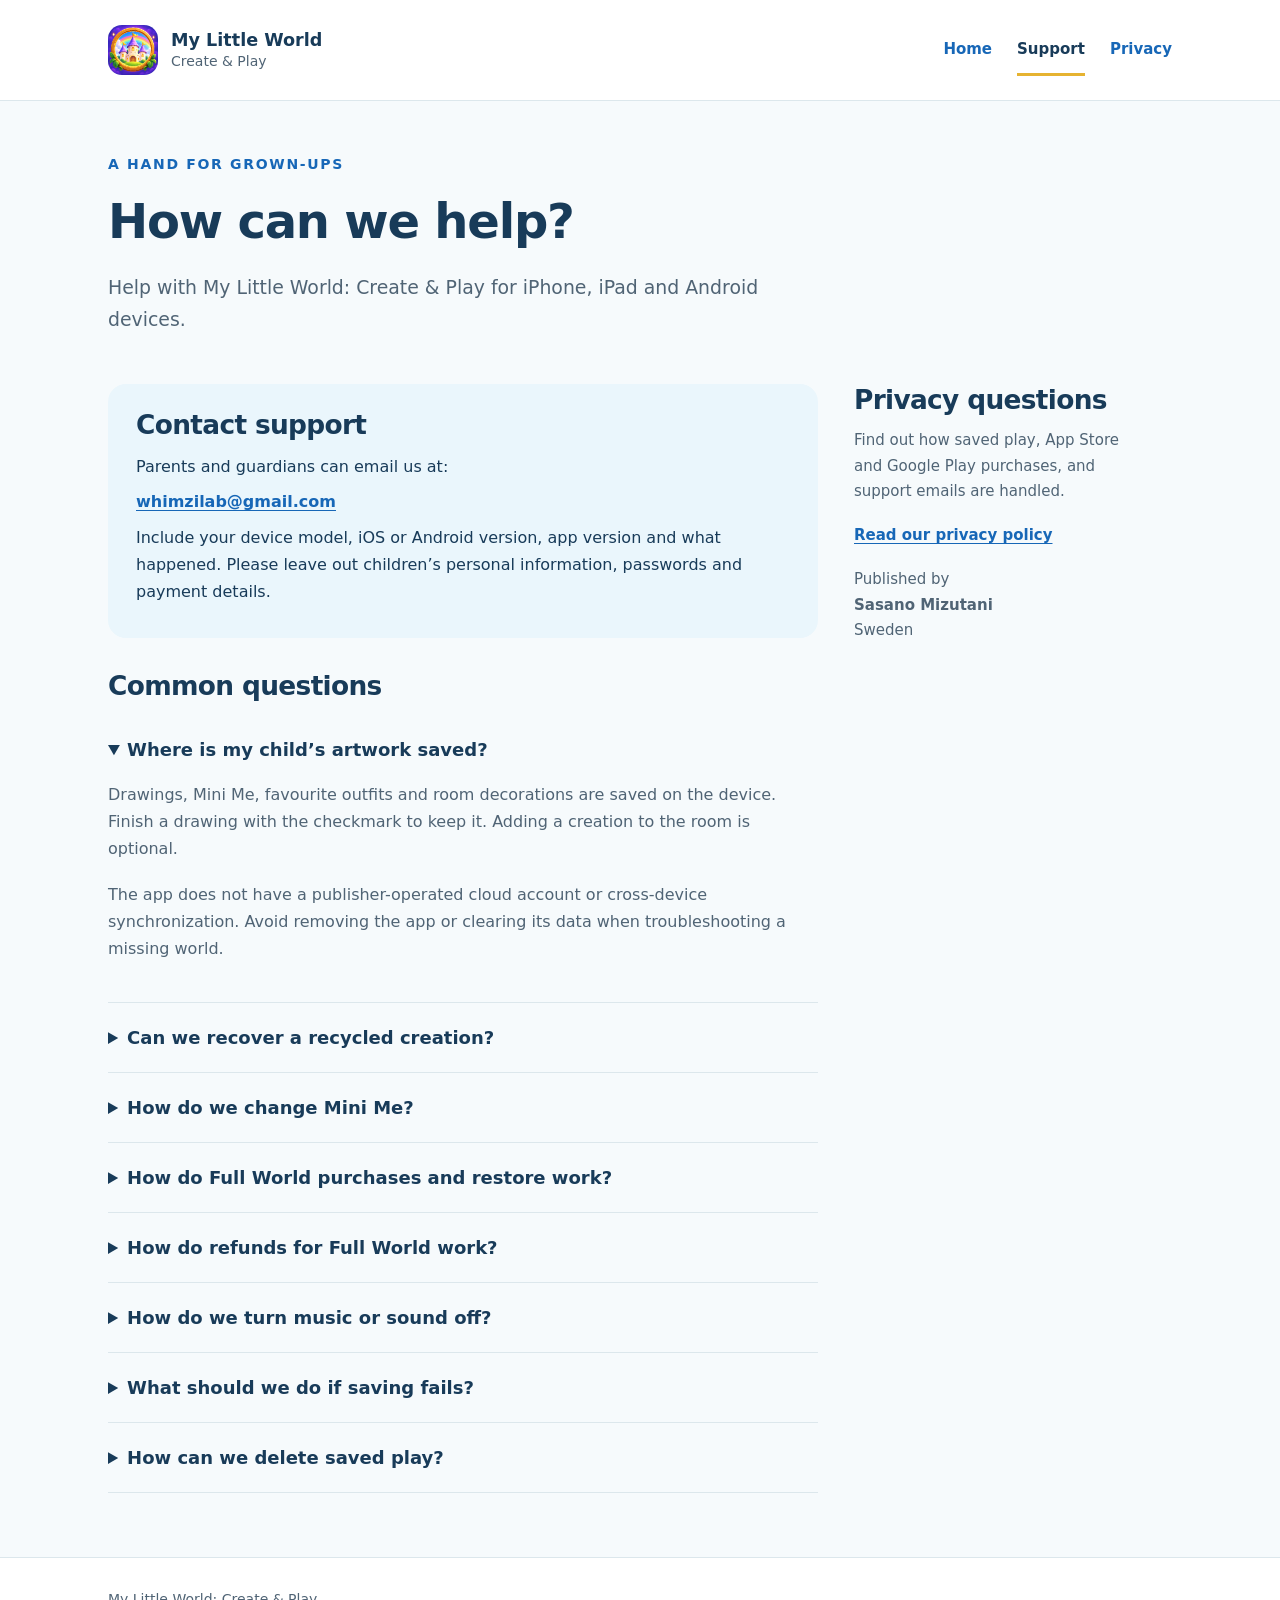
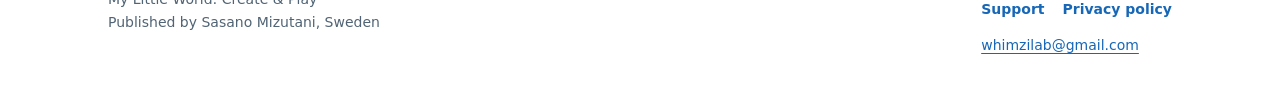
<file: support/index.html>
<!doctype html>
<html lang="en"><head><meta charset="utf-8"><meta name="viewport" content="width=device-width,initial-scale=1"><title>Support — My Little World: Create &amp; Play</title><meta name="description" content="Help with saved artwork, Mini Me, Full World purchases and privacy in My Little World: Create & Play for iPhone, iPad and Android devices."><link rel="icon" type="image/png" href="/assets/icon.png"><link rel="stylesheet" href="/styles.css"></head><body>
<a class="skip" href="#main">Skip to content</a><header class="site-header"><div class="wrap"><div class="header-row"><a class="brand" href="/"><img src="/assets/icon.png" width="50" height="50" alt=""><span>My Little World<small>Create &amp; Play</small></span></a><nav aria-label="Main navigation"><a href="/">Home</a><a href="/support/" aria-current="page">Support</a><a href="/privacy/">Privacy</a></nav></div></div></header>
<main id="main" class="wrap"><header class="page-heading"><p class="eyebrow">A hand for grown-ups</p><h1>How can we help?</h1><p class="lead">Help with My Little World: Create &amp; Play for iPhone, iPad and Android devices.</p></header><div class="support-layout"><div><section class="contact"><h2>Contact support</h2><p>Parents and guardians can email us at:</p><p><a href="mailto:whimzilab@gmail.com">whimzilab@gmail.com</a></p><p>Include your device model, iOS or Android version, app version and what happened. Please leave out children’s personal information, passwords and payment details.</p></section>
<section aria-label="Common questions"><h2>Common questions</h2>
<details open><summary>Where is my child’s artwork saved?</summary><div><p>Drawings, Mini Me, favourite outfits and room decorations are saved on the device. Finish a drawing with the checkmark to keep it. Adding a creation to the room is optional.</p><p>The app does not have a publisher-operated cloud account or cross-device synchronization. Avoid removing the app or clearing its data when troubleshooting a missing world.</p></div></details>
<details><summary>Can we recover a recycled creation?</summary><div><p>Open the gated Grown-ups area and look for Recently recycled. Creations can be recovered for 30 days after recycling, unless they were permanently deleted. Expired creations are removed on a later app launch.</p></div></details>
<details><summary>How do we change Mini Me?</summary><div><p>Use the mirror to change Mini Me’s appearance. Changing a look keeps the same character and does not erase drawings or room decorations. Clothes can be changed in the wardrobe.</p></div></details>
<details><summary>How do Full World purchases and restore work?</summary><div><p>When Full World is available in your installed version, open Grown-ups to see the one-time unlock and the price supplied by your store. Purchases are handled by Apple’s App Store on iPhone and iPad, or Google Play on Android.</p><p><strong>On Android</strong>, tap “Connect to Google Play” in Grown-ups first. The app doesn’t contact Google Play until a grown-up chooses this, and your child can play without it. The price, “Unlock Full World” and “Restore purchases” then appear. After that, the app connects each time Grown-ups opens, and to finish a purchase you start. You can end this at any time with “Stop connecting to Google Play”; a Full World purchase the app has already confirmed stays unlocked on that device. Our <a href="/privacy/#android">privacy policy</a> explains what Google Play receives.</p><p>To check a previous purchase, use “Restore purchases” in Grown-ups while signed in to the account used for the purchase: your Apple Account on iOS or your Google Play account on Android. Restoring Full World restores access to the collection; it does not restore saved drawings or move a world from another device. Purchases do not transfer between the App Store and Google Play.</p><p>If a purchase is pending, allow your store’s approval or payment process to finish. On Android, leave the app connected to Google Play until it has: if you stop connecting first, the app can’t confirm the purchase, and Google refunds a payment the app hasn’t confirmed within three days. If access is still missing, contact us without sending payment-card details or account passwords.</p></div></details>
<details id="refunds"><summary>How do refunds for Full World work?</summary><div><p>The free collection is there so you can try the app before you buy. Full World is bought through your store, so a refund request goes to the store first.</p><p><strong>iPhone and iPad:</strong> Apple handles refund requests. Sign in at <a href="https://reportaproblem.apple.com/">reportaproblem.apple.com</a>, choose “Request a refund” and follow the steps. Apple says to allow 24 to 48 hours for an update on your request.</p><p><strong>Android:</strong> in the first 48 hours after buying, ask Google Play: see <a href="https://support.google.com/googleplay/answer/15574897">Request a refund on Google Play</a>. After 48 hours, email us at <a href="mailto:whimzilab@gmail.com">whimzilab@gmail.com</a> with the order number from your Google Play receipt (it starts with GPA), and we will help. Please don’t send payment-card details or passwords.</p><p>When a purchase is refunded, the store removes it, and Full World locks again the next time the app checks your purchases. Your child’s Mini Me, drawings and rooms stay saved on the device, and the free collection keeps working.</p><p>Nothing here limits the rights you have under consumer law.</p></div></details>
<details><summary>How do we turn music or sound off?</summary><div><p>Open Grown-ups and use the music and sound controls. The app saves these preferences on the device.</p></div></details>
<details><summary>What should we do if saving fails?</summary><div><p>Keep the app open and retry the save. Check that the device has available storage. Do not uninstall or clear app data as your first troubleshooting step, because that can remove saved play.</p><p>If the problem continues, email the activity, steps and any error message to support. A screenshot can help, but remove personal information before sending it.</p></div></details>
<details><summary>How can we delete saved play?</summary><div><p>Grown-ups has controls to delete creations, reset Mini Me and favourite outfits, or reset the whole world. Follow the confirmation before a permanent deletion or reset.</p><p>Resetting play does not cancel a purchase or erase the App Store’s or Google Play’s purchase history. Copies in device backups are managed separately through your device and account settings. Read our <a href="/privacy/#deletion">privacy policy</a> for details.</p></div></details>
</section></div><aside class="support-aside"><h2>Privacy questions</h2><p>Find out how saved play, App Store and Google Play purchases, and support emails are handled.</p><p><a class="text-link" href="/privacy/">Read our privacy policy</a></p><p>Published by<br><strong>Sasano Mizutani</strong><br>Sweden</p></aside></div></main>
<footer><div class="wrap footer-row"><p>My Little World: Create &amp; Play<br>Published by Sasano Mizutani, Sweden</p><div><nav aria-label="Footer navigation"><a href="/support/">Support</a><a href="/privacy/">Privacy policy</a></nav><a class="footer-contact" href="mailto:whimzilab@gmail.com">whimzilab@gmail.com</a></div></div></footer></body></html>
</file>
<file: styles.css>
@charset "UTF-8";
:root{color-scheme:light;--ink:#183b59;--muted:#506475;--blue:#1767b7;--paper:#fff;--line:#dce7ec;--sky:#eaf6fc;--gold:#e6b331;font-family:ui-rounded,"Trebuchet MS",system-ui,sans-serif;font-size:100%;line-height:1.7;color:var(--ink);background:#f6fafc}
*{box-sizing:border-box}body{margin:0}a{color:var(--blue);text-underline-offset:.2em}a:hover{text-decoration-thickness:2px}a:focus-visible,summary:focus-visible{outline:3px solid #b16a00;outline-offset:5px}img{max-width:100%;display:block}h1,h2,h3,p{margin-top:0}h1,h2,h3{line-height:1.2;letter-spacing:-.025em}h1{font-size:clamp(2.2rem,5vw,3.8rem);margin-bottom:1.3rem}h2{font-size:1.65rem;margin-bottom:.8rem}h3{font-size:1.15rem}p,li{font-size:1rem}p{margin-bottom:1.15rem}ul,ol{padding-left:1.4rem}li+li{margin-top:.5rem}.wrap{max-width:1120px;margin:auto;padding:0 28px}.skip{position:absolute;top:-100px;left:16px;background:white;padding:10px;z-index:9}.skip:focus{top:8px}.site-header{background:white;border-bottom:1px solid var(--line)}.header-row{display:flex;align-items:center;justify-content:space-between;gap:24px;min-height:100px}.brand{display:flex;align-items:center;gap:13px;text-decoration:none;color:var(--ink);font-weight:800;line-height:1.3;font-size:1.1rem}.brand img{width:50px;height:50px;border-radius:14px}.brand small{display:block;font-size:.875rem;font-weight:500;color:var(--muted)}nav{display:flex;gap:25px;flex-wrap:wrap}nav a{text-decoration:none;font-weight:700;font-size:.9375rem;padding:10px 0}nav a[aria-current=page]{box-shadow:0 3px 0 var(--gold);color:var(--ink)}main{min-height:65vh}.hero{display:grid;grid-template-columns:1fr 1.1fr;align-items:center;gap:48px;padding-top:62px;padding-bottom:56px}.eyebrow{font-size:.875rem;font-weight:800;text-transform:uppercase;letter-spacing:.12em;color:var(--blue);margin-bottom:16px}.lead{font-size:1.18rem;color:var(--muted);max-width:44rem}.hero-scene{position:relative;isolation:isolate;aspect-ratio:4/5;width:100%;overflow:hidden;border-radius:32px 32px 100px 32px;box-shadow:0 14px 40px #294b6912}.hero-scene .scene-room{position:absolute;inset:0;width:100%;height:100%;object-fit:cover;object-position:50% 50%}.hero-scene .scene-mini-me{position:absolute;height:58%;width:auto;max-width:none;left:54%;bottom:14%;transform:translateX(-50%);object-fit:contain}.scene-shadow{position:absolute;left:54%;bottom:15%;width:25%;height:2.5%;transform:translateX(-50%);border-radius:50%;background:#5b3c4466;filter:blur(5px)}.hero h1 span{display:block;color:var(--blue);font-size:.58em;letter-spacing:-.015em;margin-top:12px}.actions{display:flex;gap:14px;flex-wrap:wrap;margin-top:26px}.button{display:inline-block;text-decoration:none;font-weight:750;background:var(--blue);color:white;padding:13px 22px;border-radius:14px}.button.secondary{background:white;color:var(--blue);border:1px solid #b8cedf}.intro-links{display:grid;grid-template-columns:1fr 1fr;gap:40px;padding:40px 0 60px;border-top:1px solid var(--line)}.intro-links p{color:var(--muted)}.text-link{font-weight:750}.page-heading{padding:52px 0 30px}.page-heading h1{font-size:clamp(2.1rem,4vw,3rem)}.meta{font-size:.875rem;color:var(--muted)}.document{display:grid;grid-template-columns:210px minmax(0,740px);gap:52px;padding-bottom:65px}.contents{align-self:start;position:sticky;top:24px}.contents strong{font-size:.875rem}.contents ul{list-style:none;padding:0;margin:14px 0}.contents a{font-size:.9375rem;color:var(--muted);text-decoration:none}.contents li{margin:0 0 10px}.prose{background:white;padding:34px 40px;border:1px solid var(--line);border-radius:22px}.prose section+section{border-top:1px solid var(--line);margin-top:30px;padding-top:30px}.prose section{scroll-margin-top:24px}.prose h2{font-size:1.4rem}.prose h4{font-size:1rem;line-height:1.3;margin:1.6rem 0 .6rem}.prose p:last-child{margin-bottom:0}.contact{background:var(--sky);padding:25px 28px;border-radius:18px;margin:0 0 32px;overflow-wrap:anywhere}.contact p{margin-bottom:.5rem}.contact a{font-weight:750}.support-layout{display:grid;grid-template-columns:minmax(0,710px) 280px;gap:36px;padding-bottom:64px}.support-aside{align-self:start}.support-aside p{color:var(--muted);font-size:.9375rem}details{border-bottom:1px solid var(--line);padding:21px 0}details:first-child{border-top:1px solid var(--line)}summary{font-weight:750;cursor:pointer;line-height:1.5;font-size:1.125rem}details>div{padding-top:18px;color:var(--muted)}.notice{font-size:.9375rem;color:var(--muted)}footer{border-top:1px solid var(--line);padding:30px 0;background:white}.footer-row{display:flex;justify-content:space-between;align-items:start;gap:25px}footer p{font-size:.875rem;color:var(--muted);margin:0}footer a{font-size:.875rem}footer nav{gap:18px}.footer-contact{overflow-wrap:anywhere}
@media(max-width:800px){.hero{gap:28px;padding-top:38px}.document{grid-template-columns:1fr;gap:20px}.contents{position:static}.contents ul{display:flex;flex-wrap:wrap;gap:8px 18px}.contents li{margin:0}.support-layout{grid-template-columns:1fr}.support-aside{order:-1}.header-row{gap:18px}.brand{font-size:1rem}nav{gap:18px}}
@media(max-width:580px){.wrap{padding:0 20px}.header-row{padding:18px 0;flex-wrap:wrap;min-height:0}.header-row nav{width:100%;justify-content:space-between}.hero{grid-template-columns:1fr;padding-bottom:32px}.hero-scene{aspect-ratio:4/3;border-radius:24px 24px 60px 24px}.hero-scene .scene-mini-me{height:70%;bottom:11%}.scene-shadow{bottom:12.5%;width:23%}.hero h1{font-size:2.55rem}.intro-links{grid-template-columns:1fr;gap:24px;padding:30px 0 40px}.page-heading{padding-top:34px}.prose{padding:25px 21px}.footer-row{flex-direction:column}.support-layout{gap:16px}.actions{gap:10px}.button{padding:12px 18px}}
@media(prefers-reduced-motion:no-preference){a{transition:background-color .15s ease,color .15s ease}}
</file>
